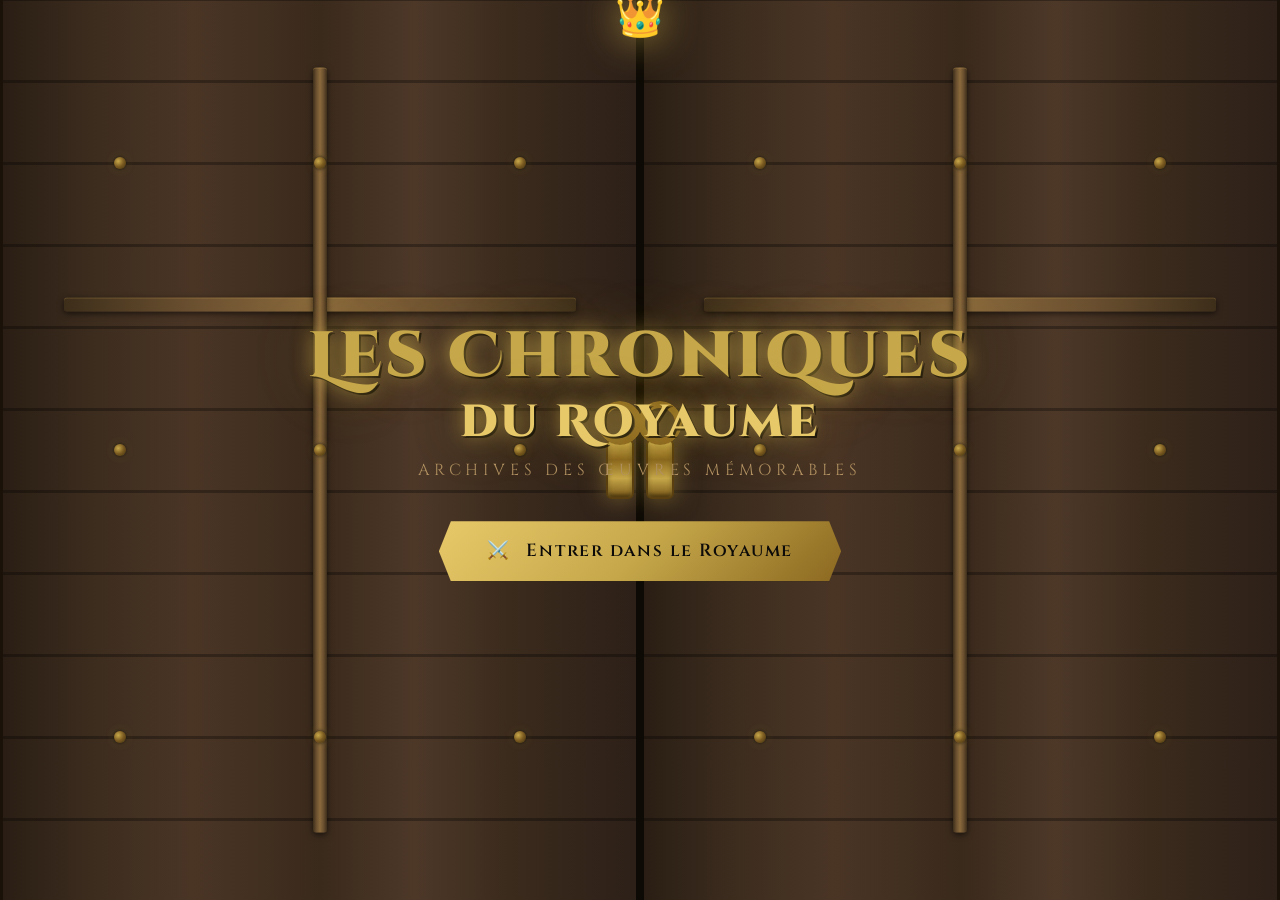
<file: index.html>
<!DOCTYPE html>
<html lang="fr">

<head>
    <meta charset="UTF-8">
    <meta name="viewport" content="width=device-width, initial-scale=1.0">
    <title>Les Chroniques du Royaume</title>
    <link rel="preconnect" href="https://fonts.googleapis.com">
    <link
        href="https://fonts.googleapis.com/css2?family=Cinzel+Decorative:wght@400;700;900&family=Cinzel:wght@400;600&family=EB+Garamond:ital,wght@0,400;0,500;1,400&display=swap"
        rel="stylesheet">
    <link rel="stylesheet" href="style.css">


</head>

<body>

    <audio id="ambiance" loop>
        <source src="assets/ambiance.mp3" type="audio/mp3">
    </audio>

    <!-- CANVAS PARTICULES -->
    <canvas id="particles"></canvas>

    <!-- ÉCRAN D'ENTRÉE -->
    <div id="intro">
        <div class="intro-bg"></div>

        <!-- Portes -->
        <div class="doors-wrapper">
            <div class="door left" id="doorLeft">
                <div class="door-planks"></div>
                <div class="door-details">
                    <div class="door-cross"></div>
                    <div class="door-arch-top"></div>
                    <div class="rivets">
                        <span></span><span></span><span></span>
                        <span></span><span></span><span></span>
                        <span></span><span></span><span></span>
                    </div>
                </div>
                <div class="handle-wrap left-handle">
                    <div class="handle">
                        <div class="handle-ring"></div>
                        <div class="handle-plate"></div>
                    </div>
                </div>
            </div>
            <div class="door right" id="doorRight">
                <div class="door-planks"></div>
                <div class="door-details">
                    <div class="door-cross"></div>
                    <div class="door-arch-top"></div>
                    <div class="rivets">
                        <span></span><span></span><span></span>
                        <span></span><span></span><span></span>
                        <span></span><span></span><span></span>
                    </div>
                </div>
                <div class="handle-wrap right-handle">
                    <div class="handle">
                        <div class="handle-ring"></div>
                        <div class="handle-plate"></div>
                    </div>
                </div>
            </div>
        </div>

        <!-- Arc et cimier -->
        <div class="gate-arch">
            <div class="arch-ornament">
                <span class="crown-icon">👑</span>
            </div>
        </div>

        <!-- Contenu central -->
        <div class="intro-center">
            <div class="intro-title">
                <h1>Les Chroniques<br><span>du Royaume</span></h1>
                <p class="intro-subtitle">Archives des Œuvres Mémorables</p>
            </div>
            <button id="enterBtn" class="enter-btn">
                <span class="btn-sword">⚔️</span>
                <span class="btn-text">Entrer dans le Royaume</span>
                <span class="btn-glow"></span>
            </button>
        </div>

        <!-- Barre de chargement (cachée jusqu'au clic) -->
        <div class="loading-overlay" id="loadingOverlay">
            <p id="loading-status">Lecture des parchemins...</p>
            <div class="progress-bar">
                <div class="progress" id="progressBar"></div>
                <div class="progress-glow"></div>
            </div>
        </div>
    </div>

    <!-- SITE PRINCIPAL -->
    <div id="site" class="hidden">

        <header>
            <div class="header-bg"></div>
            <div class="header-content">
                <div class="header-emblem">⚜️</div>
                <h1 class="site-title">Les Chroniques du Royaume</h1>
                <p class="site-subtitle">📜 Archives Royales</p>
                <div class="header-actions">
                    <div class="audio-controls">
                        <span class="audio-icon" id="muteToggle">🔊</span>
                        <input type="range" id="volumeControl" min="0" max="1" step="0.01" value="0.3">
                    </div>
                    <button class="stats-btn" onclick="openStats()">📊 Statistiques</button>
                    <a href="jeux.html" class="stats-btn" style="text-decoration:none">⚔️ Arène des Jeux</a>
                </div>
            </div>
            <div class="header-divider">
                <div class="divider-line"></div>
                <div class="divider-ornament">✦</div>
                <div class="divider-line"></div>
            </div>
        </header>

        <div class="controls">
            <div class="search-wrapper">
                <span class="search-icon">🔎</span>
                <input type="text" id="search" placeholder="Rechercher dans les Archives...">
                <button class="search-clear-btn" id="searchClearBtn" onclick="clearSearch()" title="Effacer la recherche">✕</button>
                <div class="search-underline"></div>
            </div>
            <div class="filters-row">
                <div class="select-wrapper">
                    <select id="filter">
                        <option value="Tous">⚜️ Toutes catégories</option>
                        <option value="Jeu">🎮 Jeux</option>
                        <option value="Film">🎬 Films</option>
                        <option value="Série">📺 Séries</option>
                        <option value="Livre">📖 Livres</option>
                    </select>
                </div>
                <div class="select-wrapper">
                    <select id="sort">
                        <option value="recent">📅 Plus récents</option>
                        <option value="note">⭐ Meilleure note</option>
                        <option value="default">🏰 Par défaut</option>
                    </select>
                </div>
            </div>
        </div>

        <div id="stats" class="stats-bar"></div>

        <div id="catalogue" class="catalogue"></div>

        <footer>
            <div class="footer-divider">
                <div class="divider-line"></div>
                <div class="divider-ornament">⚜️</div>
                <div class="divider-line"></div>
            </div>
            <p>👑 Les Chroniques du Royaume — Archives Mémoriales</p>
        </footer>
    </div>

    <script src="script.js"></script>
</body>

</html>
</file>
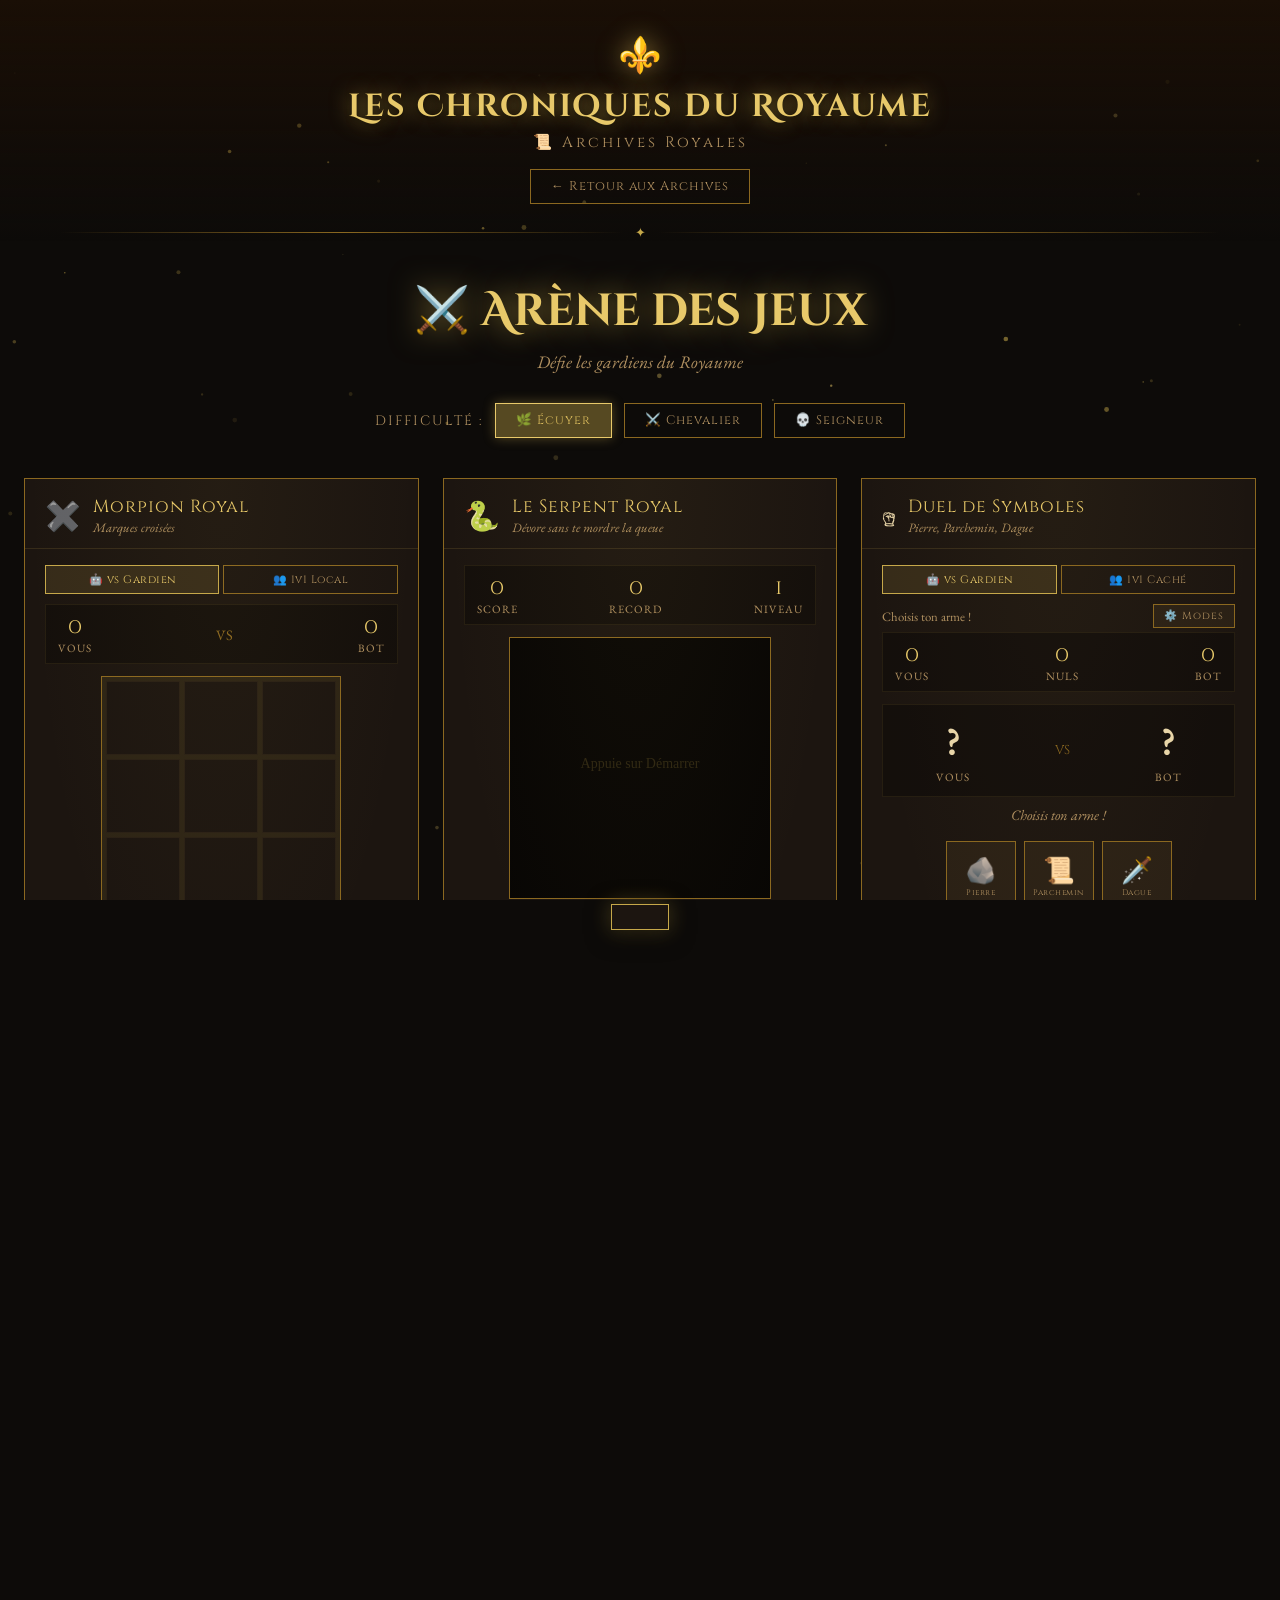
<file: jeux.html>
<!DOCTYPE html>
<html lang="fr">
<head>
    <meta charset="UTF-8">
    <meta name="viewport" content="width=device-width, initial-scale=1.0">
    <title>Arène des Jeux — Les Chroniques du Royaume</title>
    <link rel="preconnect" href="https://fonts.googleapis.com">
    <link href="https://fonts.googleapis.com/css2?family=Cinzel+Decorative:wght@400;700;900&family=Cinzel:wght@400;600&family=EB+Garamond:ital,wght@0,400;0,500;1,400&display=swap" rel="stylesheet">
    <style>
        :root {
            --or: #c6a84a; --or-clair: #e8c96a; --or-profond: #8b6820;
            --bronze: #8b6f3d; --fond: #0d0b09; --fond-carte: #1c1510;
            --fond-carte-hover: #241a12; --brun-fonce: #1a1210; --brun-moyen: #2d1f15;
            --texte: #e8d5a8; --texte-doux: #b09060; --rouge-sang: #8b2020;
            --vert: #4a8b50; --vert-clair: #6ab870;
            --glow-or: rgba(198,168,74,0.4); --glow-or-fort: rgba(198,168,74,0.7);
        }
        *{margin:0;padding:0;box-sizing:border-box;}
        html,body{height:100%;overflow-x:hidden;}
        body{font-family:'EB Garamond',Georgia,serif;background:var(--fond);color:var(--texte);
            cursor:url("data:image/svg+xml,%3Csvg xmlns='http://www.w3.org/2000/svg' width='20' height='20' viewBox='0 0 20 20'%3E%3Cpolygon points='0,0 0,14 4,10 6,16 8,15 6,9 10,9' fill='%23c6a84a'/%3E%3C/svg%3E") 0 0,auto;min-height:100vh;}

        /* HEADER */
        header{position:relative;text-align:center;padding:32px 20px 0;background:linear-gradient(180deg,#1a0f06 0%,transparent 100%);}
        .header-emblem{font-size:2.2rem;display:block;margin-bottom:8px;filter:drop-shadow(0 0 12px var(--glow-or-fort));}
        .site-title{font-family:'Cinzel Decorative',serif;font-size:clamp(1.2rem,3vw,2rem);color:var(--or-clair);text-shadow:0 0 20px var(--glow-or-fort),0 2px 4px rgba(0,0,0,0.8);letter-spacing:2px;}
        .site-subtitle{font-family:'Cinzel',serif;color:var(--texte-doux);font-size:.95rem;margin-top:4px;letter-spacing:3px;}
        .back-btn{display:inline-flex;align-items:center;gap:8px;margin-top:16px;padding:8px 20px;background:transparent;border:1px solid var(--or-profond);color:var(--texte-doux);font-family:'Cinzel',serif;font-size:.8rem;letter-spacing:1px;cursor:pointer;transition:all .3s;text-decoration:none;}
        .back-btn:hover{border-color:var(--or);color:var(--or-clair);background:rgba(198,168,74,0.08);}
        .header-divider{display:flex;align-items:center;gap:12px;margin:20px 40px 0;}
        .divider-line{flex:1;height:1px;background:linear-gradient(90deg,transparent,var(--or-profond),transparent);}
        .divider-ornament{color:var(--or);font-size:.8rem;}

        /* ARENA */
        .arena-header{text-align:center;padding:40px 20px 10px;}
        .arena-title{font-family:'Cinzel Decorative',serif;font-size:clamp(1.6rem,4vw,2.8rem);color:var(--or-clair);text-shadow:0 0 30px var(--glow-or-fort);}
        .arena-subtitle{color:var(--texte-doux);font-style:italic;margin-top:8px;font-size:1.1rem;}

        /* DIFFICULTY */
        .difficulty-bar{display:flex;justify-content:center;align-items:center;gap:12px;padding:20px;flex-wrap:wrap;}
        .diff-label{font-family:'Cinzel',serif;color:var(--texte-doux);font-size:.85rem;letter-spacing:2px;}
        .diff-btn{padding:8px 20px;background:transparent;border:1px solid var(--or-profond);color:var(--texte-doux);font-family:'Cinzel',serif;font-size:.78rem;letter-spacing:1px;cursor:pointer;transition:all .25s;position:relative;overflow:hidden;}
        .diff-btn::before{content:'';position:absolute;inset:0;background:var(--glow-or);opacity:0;transition:opacity .25s;}
        .diff-btn:hover::before,.diff-btn.active::before{opacity:1;}
        .diff-btn.active{border-color:var(--or-clair);color:var(--or-clair);box-shadow:0 0 12px var(--glow-or);}
        .diff-btn:hover{border-color:var(--or);color:var(--or);}

        /* GAMES GRID */
        .games-grid{display:grid;grid-template-columns:repeat(auto-fit,minmax(300px,1fr));gap:24px;max-width:1400px;margin:0 auto;padding:20px 24px 60px;}

        /* GAME CARD */
        .game-card{background:var(--fond-carte);border:1px solid var(--or-profond);position:relative;overflow:hidden;transition:transform .3s,box-shadow .3s;}
        .game-card::before{content:'';position:absolute;inset:0;background:radial-gradient(ellipse at 50% 0%,rgba(198,168,74,0.05) 0%,transparent 70%);pointer-events:none;}
        .game-card:hover{transform:translateY(-3px);box-shadow:0 8px 32px rgba(0,0,0,0.6),0 0 20px var(--glow-or);}
        .game-card-header{display:flex;align-items:center;gap:12px;padding:16px 20px 12px;border-bottom:1px solid rgba(198,168,74,0.15);}
        .game-icon{font-size:1.8rem;}
        .game-card-title{font-family:'Cinzel',serif;font-size:1.1rem;color:var(--or-clair);letter-spacing:1px;}
        .game-card-sub{font-size:.8rem;color:var(--texte-doux);font-style:italic;}
        .game-area{padding:16px 20px 20px;}

        /* SCORE */
        .score-row{display:flex;justify-content:space-between;align-items:center;margin-bottom:12px;padding:8px 12px;background:rgba(0,0,0,0.3);border:1px solid rgba(198,168,74,0.1);}
        .score-item{text-align:center;}
        .score-val{font-family:'Cinzel Decorative',serif;font-size:1.3rem;color:var(--or-clair);}
        .score-lbl{font-size:.7rem;color:var(--texte-doux);letter-spacing:1px;display:block;}
        .score-vs{color:var(--or-profond);font-size:.9rem;}

        /* BUTTONS */
        .game-btn{display:block;width:100%;padding:10px;background:linear-gradient(135deg,rgba(198,168,74,0.15),rgba(139,104,32,0.1));border:1px solid var(--or-profond);color:var(--or-clair);font-family:'Cinzel',serif;font-size:.8rem;letter-spacing:1px;cursor:pointer;transition:all .25s;margin-top:12px;}
        .game-btn:hover{background:linear-gradient(135deg,rgba(198,168,74,0.3),rgba(139,104,32,0.2));border-color:var(--or-clair);box-shadow:0 0 12px var(--glow-or);}
        .game-btn:disabled{opacity:.4;cursor:not-allowed;}
        .game-status{text-align:center;font-style:italic;color:var(--texte-doux);font-size:.9rem;min-height:24px;margin:8px 0;}
        .game-status.win{color:var(--or-clair);font-style:normal;}
        .game-status.lose{color:#e06060;font-style:normal;}
        .game-status.draw{color:#b0a060;font-style:normal;}

        /* MODE TOGGLE */
        .mode-toggle{display:flex;gap:4px;margin-bottom:10px;}
        .mtog-btn{flex:1;padding:6px 4px;background:transparent;border:1px solid var(--or-profond);color:var(--texte-doux);font-family:'Cinzel',serif;font-size:.68rem;letter-spacing:.5px;cursor:pointer;transition:all .2s;}
        .mtog-btn.active{background:rgba(198,168,74,0.15);border-color:var(--or);color:var(--or-clair);}
        .mtog-btn:hover:not(.active){border-color:var(--or-profond);color:var(--or);}

        /* MORPION */
        .morpion-board{display:grid;grid-template-columns:repeat(3,1fr);gap:4px;background:rgba(198,168,74,0.1);border:1px solid var(--or-profond);padding:4px;margin:0 auto;max-width:240px;}
        .morpion-cell{aspect-ratio:1;background:var(--fond-carte);display:flex;align-items:center;justify-content:center;font-size:2rem;cursor:pointer;transition:background .2s;border:1px solid rgba(198,168,74,0.08);user-select:none;}
        .morpion-cell:hover:not(.taken){background:var(--fond-carte-hover);}
        .morpion-cell.taken{cursor:default;}
        .morpion-cell.x{color:var(--or-clair);text-shadow:0 0 8px var(--glow-or);}
        .morpion-cell.o{color:#e06060;text-shadow:0 0 8px rgba(224,96,96,0.4);}
        .morpion-cell.win-cell{background:rgba(198,168,74,0.2);border-color:var(--or);}

        /* SNAKE */
        #snake-canvas{display:block;margin:0 auto;border:1px solid var(--or-profond);background:#080604;image-rendering:pixelated;}
        .snake-controls{display:grid;grid-template-columns:repeat(3,40px);grid-template-rows:repeat(2,40px);gap:4px;margin:10px auto 0;width:fit-content;}
        .snake-ctrl-btn{background:rgba(198,168,74,0.1);border:1px solid var(--or-profond);color:var(--or);font-size:1rem;cursor:pointer;display:flex;align-items:center;justify-content:center;transition:background .15s;user-select:none;}
        .snake-ctrl-btn:hover,.snake-ctrl-btn:active{background:rgba(198,168,74,0.3);}
        .ctrl-up{grid-column:2;grid-row:1;} .ctrl-left{grid-column:1;grid-row:2;} .ctrl-down{grid-column:2;grid-row:2;} .ctrl-right{grid-column:3;grid-row:2;}

        /* PFC */
        .pfc-choices{display:flex;justify-content:center;gap:8px;margin:12px 0;flex-wrap:wrap;}
        .pfc-btn{flex:1;min-width:52px;max-width:70px;aspect-ratio:1;background:rgba(198,168,74,0.08);border:1px solid var(--or-profond);font-size:1.6rem;cursor:pointer;display:flex;flex-direction:column;align-items:center;justify-content:center;transition:all .2s;position:relative;gap:2px;}
        .pfc-btn span.pfc-btn-lbl{font-size:.5rem;font-family:'Cinzel',serif;color:var(--texte-doux);letter-spacing:.5px;display:block;}
        .pfc-btn:hover{background:rgba(198,168,74,0.2);border-color:var(--or);transform:scale(1.08);}
        .pfc-btn.chosen{border-color:var(--or-clair);background:rgba(198,168,74,0.25);box-shadow:0 0 12px var(--glow-or);}
        .pfc-reveal{display:flex;justify-content:space-around;align-items:center;padding:10px;background:rgba(0,0,0,0.3);border:1px solid rgba(198,168,74,0.1);margin:8px 0;min-height:64px;}
        .pfc-side{text-align:center;}
        .pfc-emoji{font-size:2.4rem;display:block;}
        .pfc-who{font-size:.7rem;color:var(--texte-doux);letter-spacing:1px;}
        .pfc-vs-mid{color:var(--or-profond);font-family:'Cinzel',serif;font-size:.8rem;}
        .pfc-header-row{display:flex;align-items:center;justify-content:space-between;margin-bottom:4px;}
        .pfc-modes-btn{padding:4px 10px;background:rgba(198,168,74,0.08);border:1px solid var(--or-profond);color:var(--texte-doux);font-family:'Cinzel',serif;font-size:.65rem;letter-spacing:1px;cursor:pointer;transition:all .2s;}
        .pfc-modes-btn:hover{border-color:var(--or);color:var(--or-clair);}

        /* PFC COVER (1v1 pass screen) */
        .pfc-cover{position:absolute;inset:0;background:rgba(13,11,9,0.97);display:flex;flex-direction:column;align-items:center;justify-content:center;gap:14px;padding:20px;z-index:20;border:1px solid var(--or-profond);}
        .pfc-cover.hidden{display:none;}
        .pfc-cover-icon{font-size:3rem;display:block;}
        .pfc-cover-msg{text-align:center;font-family:'Cinzel',serif;color:var(--or-clair);font-size:.85rem;letter-spacing:1px;line-height:1.7;}
        .pfc-cover-sub{text-align:center;color:var(--texte-doux);font-style:italic;font-size:.8rem;}

        /* PFC MODAL */
        .modal-overlay{position:fixed;inset:0;background:rgba(0,0,0,0.85);z-index:500;display:flex;align-items:center;justify-content:center;padding:20px;}
        .modal-overlay.hidden{display:none;}
        .modal-box{background:var(--fond-carte);border:1px solid var(--or-profond);padding:28px;max-width:560px;width:100%;box-shadow:0 0 60px rgba(0,0,0,0.8),0 0 30px var(--glow-or);}
        .modal-title{font-family:'Cinzel Decorative',serif;color:var(--or-clair);font-size:1.2rem;text-align:center;margin-bottom:20px;letter-spacing:2px;}
        .mode-grid{display:grid;grid-template-columns:1fr 1fr;gap:12px;}
        .mode-card{background:rgba(0,0,0,0.3);border:1px solid var(--or-profond);padding:14px;cursor:pointer;transition:all .2s;position:relative;}
        .mode-card:hover{border-color:var(--or);background:rgba(198,168,74,0.08);}
        .mode-card.active{border-color:var(--or-clair);background:rgba(198,168,74,0.12);box-shadow:0 0 10px var(--glow-or);}
        .mode-card.active::after{content:'✓';position:absolute;top:8px;right:10px;color:var(--or-clair);font-family:'Cinzel',serif;font-size:.75rem;}
        .mode-card-title{font-family:'Cinzel',serif;color:var(--or-clair);font-size:.85rem;letter-spacing:1px;margin-bottom:4px;}
        .mode-card-symbols{font-size:1.3rem;margin:6px 0;}
        .mode-card-desc{font-size:.72rem;color:var(--texte-doux);font-style:italic;}
        .mode-card-rules{font-size:.67rem;color:var(--texte-doux);margin-top:6px;line-height:1.5;}

        /* MEMORY */
        .memory-board{display:grid;gap:6px;margin:0 auto;max-width:300px;transition:all .3s;}
        .mem-card{aspect-ratio:1;background:var(--brun-moyen);border:1px solid var(--or-profond);cursor:pointer;display:flex;align-items:center;justify-content:center;font-size:1.4rem;transition:transform .3s,background .2s;user-select:none;position:relative;transform-style:preserve-3d;}
        .mem-card .mem-front,.mem-card .mem-back{position:absolute;inset:0;display:flex;align-items:center;justify-content:center;backface-visibility:hidden;}
        .mem-card .mem-back{background:var(--fond-carte);font-size:1rem;color:var(--or-profond);}
        .mem-card .mem-front{background:var(--brun-moyen);transform:rotateY(180deg);}
        .mem-card.flipped{transform:rotateY(180deg);}
        .mem-card.matched{background:rgba(74,139,80,0.2);border-color:var(--vert);cursor:default;}
        .mem-card.matched .mem-front{background:rgba(74,139,80,0.2);}
        .mem-info{display:flex;justify-content:space-between;margin-bottom:10px;font-size:.85rem;}
        .mem-info span{color:var(--texte-doux);}
        .mem-info strong{color:var(--or-clair);}

        /* PUISSANCE 4 */
        .p4-wrapper{width:100%;max-width:320px;margin:0 auto;display:block;}
        .p4-drop-btns{display:grid;grid-template-columns:repeat(7,1fr);gap:2px;margin-bottom:3px;}
        .p4-drop-btn{background:rgba(198,168,74,0.06);border:1px solid var(--or-profond);color:var(--or-profond);font-size:.65rem;cursor:pointer;padding:5px 0;transition:all .2s;font-family:'Cinzel',serif;}
        .p4-drop-btn:hover{background:rgba(198,168,74,0.25);color:var(--or-clair);border-color:var(--or);}
        .p4-drop-btn:disabled{opacity:.3;cursor:not-allowed;}
        #p4-board{display:grid;grid-template-columns:repeat(7,1fr);gap:3px;background:rgba(0,0,0,0.5);border:2px solid var(--or-profond);padding:5px;}
        .p4-cell{aspect-ratio:1;border-radius:50%;background:rgba(255,255,255,0.03);border:1px solid rgba(198,168,74,0.06);transition:background .15s,box-shadow .15s;}
        .p4-cell.red{background:radial-gradient(circle at 35% 35%,#e05050,#8b2020);box-shadow:0 0 6px rgba(224,80,80,0.5);}
        .p4-cell.yellow{background:radial-gradient(circle at 35% 35%,#e8c96a,#8b6820);box-shadow:0 0 6px var(--glow-or);}
        .p4-cell.p4-win{border:2px solid #fff;box-shadow:0 0 14px rgba(255,255,255,0.7);}
        .p4-legend{display:flex;justify-content:space-around;font-size:.75rem;margin-top:8px;color:var(--texte-doux);}
        .p4-legend span{display:flex;align-items:center;gap:5px;}
        .p4-dot{width:10px;height:10px;border-radius:50%;}
        .p4-dot.red{background:#c0392b;}
        .p4-dot.yellow{background:var(--or);}

        /* PENDU */
        .pendu-layout{display:flex;gap:12px;align-items:flex-start;}
        .pendu-svg-wrap{flex-shrink:0;}
        #pendu-svg line,#pendu-svg circle,#pendu-svg path{stroke-linecap:round;}
        .pendu-right{flex:1;min-width:0;}
        .pendu-word{display:flex;gap:5px;justify-content:center;flex-wrap:wrap;margin:10px 0;}
        .pendu-letter{width:22px;height:28px;border-bottom:2px solid var(--or-profond);display:flex;align-items:center;justify-content:center;font-family:'Cinzel',serif;font-size:.95rem;color:var(--or-clair);text-transform:uppercase;}
        .pendu-letter.blank{border-bottom-color:var(--or-profond);}
        .pendu-keyboard{display:flex;flex-wrap:wrap;gap:3px;justify-content:center;margin-top:8px;}
        .pendu-key{width:26px;height:26px;background:rgba(198,168,74,0.07);border:1px solid var(--or-profond);color:var(--texte-doux);font-family:'Cinzel',serif;font-size:.65rem;cursor:pointer;transition:all .15s;display:flex;align-items:center;justify-content:center;}
        .pendu-key:hover:not(:disabled){background:rgba(198,168,74,0.2);border-color:var(--or);color:var(--or-clair);}
        .pendu-key:disabled{opacity:.3;cursor:default;}
        .pendu-key.correct{background:rgba(74,139,80,0.2);border-color:var(--vert);color:var(--vert-clair);}
        .pendu-key.wrong{background:rgba(139,32,32,0.2);border-color:var(--rouge-sang);color:#e06060;}
        .pendu-hint{text-align:center;color:var(--texte-doux);font-size:.8rem;font-style:italic;margin-bottom:6px;}
        .pendu-errors{text-align:center;font-size:.8rem;color:var(--texte-doux);margin-bottom:4px;}
        .pendu-errors strong{color:#e06060;}

        /* PARTICLES & MISC */
        #particles{position:fixed;top:0;left:0;width:100%;height:100%;pointer-events:none;z-index:0;}
        header,.arena-header,.difficulty-bar,.games-grid,footer{position:relative;z-index:1;}
        .toast{position:fixed;bottom:30px;left:50%;transform:translateX(-50%) translateY(60px);background:var(--fond-carte);border:1px solid var(--or);color:var(--or-clair);font-family:'Cinzel',serif;font-size:.85rem;padding:12px 28px;letter-spacing:1px;z-index:999;transition:transform .4s cubic-bezier(0.34,1.56,0.64,1);box-shadow:0 4px 24px rgba(0,0,0,0.6),0 0 20px var(--glow-or);white-space:nowrap;}
        .toast.show{transform:translateX(-50%) translateY(0);}
        footer{text-align:center;padding:20px;color:var(--texte-doux);font-size:.85rem;border-top:1px solid rgba(198,168,74,0.1);margin-top:20px;}

        @media(max-width:600px){
            .games-grid{grid-template-columns:1fr;padding:12px;}
            .morpion-board{max-width:200px;}
            .memory-board{max-width:260px;}
            .mode-grid{grid-template-columns:1fr;}
            .pendu-layout{flex-direction:column;align-items:center;}
        }
    </style>
</head>
<body>

<canvas id="particles"></canvas>

<header>
    <span class="header-emblem">⚜️</span>
    <h1 class="site-title">Les Chroniques du Royaume</h1>
    <p class="site-subtitle">📜 Archives Royales</p>
    <a href="index.html" class="back-btn">← Retour aux Archives</a>
    <div class="header-divider">
        <div class="divider-line"></div>
        <div class="divider-ornament">✦</div>
        <div class="divider-line"></div>
    </div>
</header>

<div class="arena-header">
    <h2 class="arena-title">⚔️ Arène des Jeux</h2>
    <p class="arena-subtitle">Défie les gardiens du Royaume</p>
</div>

<div class="difficulty-bar">
    <span class="diff-label">DIFFICULTÉ :</span>
    <button class="diff-btn active" data-diff="easy" onclick="setDifficulty('easy')">🌿 Écuyer</button>
    <button class="diff-btn" data-diff="medium" onclick="setDifficulty('medium')">⚔️ Chevalier</button>
    <button class="diff-btn" data-diff="hard" onclick="setDifficulty('hard')">💀 Seigneur</button>
</div>

<!-- ═══════════ PFC MODAL ═══════════ -->
<div id="pfc-modal" class="modal-overlay hidden" onclick="if(event.target===this)closePfcModal()">
    <div class="modal-box">
        <div class="modal-title">⚙️ Modes de Duel</div>
        <div class="mode-grid">
            <div class="mode-card active" id="mc-classique" onclick="setPfcMode('classique')">
                <div class="mode-card-title">⚔️ Classique</div>
                <div class="mode-card-symbols">🪨 📜 🗡️</div>
                <div class="mode-card-desc">3 symboles — le duel originel</div>
                <div class="mode-card-rules">Pierre &gt; Dague · Dague &gt; Parchemin · Parchemin &gt; Pierre</div>
            </div>
            <div class="mode-card" id="mc-puits" onclick="setPfcMode('puits')">
                <div class="mode-card-title">🕳️ Le Puits</div>
                <div class="mode-card-symbols">🪨 📜 🗡️ 🕳️</div>
                <div class="mode-card-desc">4 symboles — le Puits ancestral</div>
                <div class="mode-card-rules">Puits &gt; Pierre &amp; Dague · Parchemin &gt; Puits · Dague &gt; Parchemin</div>
            </div>
            <div class="mode-card" id="mc-ls" onclick="setPfcMode('ls')">
                <div class="mode-card-title">🖖 Lézard & Spock</div>
                <div class="mode-card-symbols">🪨 📜 ✂️ 🦎 🖖</div>
                <div class="mode-card-desc">5 symboles — parfaitement équilibré</div>
                <div class="mode-card-rules">Spock &gt; Pierre &amp; Ciseaux · Lézard &gt; Feuille &amp; Spock · Pierre &gt; Lézard</div>
            </div>
            <div class="mode-card" id="mc-chaos" onclick="setPfcMode('chaos')">
                <div class="mode-card-title">🧨 Mode Chaos</div>
                <div class="mode-card-symbols">🪨 📜 ✂️ 🦎 🖖 🧨 💧</div>
                <div class="mode-card-desc">7 symboles — la Dynamite est OP 💀</div>
                <div class="mode-card-rules">Dynamite &gt; Pierre, Feuille, Ciseaux, Lézard · Eau &gt; Dynamite &amp; Spock</div>
            </div>
        </div>
        <button class="game-btn" onclick="closePfcModal()" style="max-width:220px;margin:16px auto 0;display:block">✕ Fermer</button>
    </div>
</div>

<!-- ═══════════ GAMES GRID ═══════════ -->
<div class="games-grid">

    <!-- ══════ MORPION ══════ -->
    <div class="game-card">
        <div class="game-card-header">
            <span class="game-icon">✖️</span>
            <div>
                <div class="game-card-title">Morpion Royal</div>
                <div class="game-card-sub">Marques croisées</div>
            </div>
        </div>
        <div class="game-area">
            <div class="mode-toggle">
                <button class="mtog-btn active" data-mode="bot" id="morp-mode-bot" onclick="setMorpMode('bot')">🤖 vs Gardien</button>
                <button class="mtog-btn" data-mode="local" id="morp-mode-local" onclick="setMorpMode('local')">👥 1v1 Local</button>
            </div>
            <div class="score-row">
                <div class="score-item">
                    <span class="score-val" id="morp-score-p">0</span>
                    <span class="score-lbl" id="morp-lbl-p">VOUS</span>
                </div>
                <span class="score-vs">VS</span>
                <div class="score-item">
                    <span class="score-val" id="morp-score-b">0</span>
                    <span class="score-lbl" id="morp-lbl-b">BOT</span>
                </div>
            </div>
            <div class="morpion-board" id="morpion-board">
                <div class="morpion-cell" onclick="morpionClick(0)"></div>
                <div class="morpion-cell" onclick="morpionClick(1)"></div>
                <div class="morpion-cell" onclick="morpionClick(2)"></div>
                <div class="morpion-cell" onclick="morpionClick(3)"></div>
                <div class="morpion-cell" onclick="morpionClick(4)"></div>
                <div class="morpion-cell" onclick="morpionClick(5)"></div>
                <div class="morpion-cell" onclick="morpionClick(6)"></div>
                <div class="morpion-cell" onclick="morpionClick(7)"></div>
                <div class="morpion-cell" onclick="morpionClick(8)"></div>
            </div>
            <div class="game-status" id="morp-status">À toi de jouer !</div>
            <button class="game-btn" onclick="morpionReset()">⚔️ Nouvelle Partie</button>
        </div>
    </div>

    <!-- ══════ SNAKE ══════ -->
    <div class="game-card">
        <div class="game-card-header">
            <span class="game-icon">🐍</span>
            <div>
                <div class="game-card-title">Le Serpent Royal</div>
                <div class="game-card-sub">Dévore sans te mordre la queue</div>
            </div>
        </div>
        <div class="game-area">
            <div class="score-row">
                <div class="score-item"><span class="score-val" id="snake-score">0</span><span class="score-lbl">SCORE</span></div>
                <div class="score-item"><span class="score-val" id="snake-best">0</span><span class="score-lbl">RECORD</span></div>
                <div class="score-item"><span class="score-val" id="snake-level">1</span><span class="score-lbl">NIVEAU</span></div>
            </div>
            <canvas id="snake-canvas" width="260" height="260"></canvas>
            <div class="snake-controls">
                <button class="snake-ctrl-btn ctrl-up" onclick="snakeDir(0,-1)">▲</button>
                <button class="snake-ctrl-btn ctrl-left" onclick="snakeDir(-1,0)">◀</button>
                <button class="snake-ctrl-btn ctrl-down" onclick="snakeDir(0,1)">▼</button>
                <button class="snake-ctrl-btn ctrl-right" onclick="snakeDir(1,0)">▶</button>
            </div>
            <div class="game-status" id="snake-status">Appuie sur Démarrer !</div>
            <button class="game-btn" id="snake-start-btn" onclick="snakeStart()">🐍 Démarrer</button>
        </div>
    </div>

    <!-- ══════ PIERRE FEUILLE CISEAUX ══════ -->
    <div class="game-card">
        <div class="game-card-header">
            <span class="game-icon">✊</span>
            <div>
                <div class="game-card-title">Duel de Symboles</div>
                <div class="game-card-sub" id="pfc-mode-label">Pierre, Parchemin, Dague</div>
            </div>
        </div>
        <div class="game-area" style="position:relative">
            <!-- COVER for 1v1 pass -->
            <div class="pfc-cover hidden" id="pfc-cover">
                <span class="pfc-cover-icon" id="pfc-cover-icon">🛡️</span>
                <div class="pfc-cover-msg" id="pfc-cover-msg">J1 a choisi !<br>Couvrez l'écran et passez à J2.</div>
                <div class="pfc-cover-sub">Ne regardez pas le choix de l'adversaire !</div>
                <button class="game-btn" onclick="pfcCoverNext()" style="max-width:180px;margin-top:4px">▶ J2 Prêt ?</button>
            </div>

            <div class="mode-toggle">
                <button class="mtog-btn active" data-mode="bot" id="pfc-mode-bot" onclick="setPfcGameMode('bot')">🤖 vs Gardien</button>
                <button class="mtog-btn" data-mode="local" id="pfc-mode-local" onclick="setPfcGameMode('local')">👥 1v1 Caché</button>
            </div>
            <div class="pfc-header-row">
                <div style="font-size:.8rem;color:var(--texte-doux);" id="pfc-turn-label">Choisis ton arme !</div>
                <button class="pfc-modes-btn" onclick="openPfcModal()">⚙️ Modes</button>
            </div>
            <div class="score-row">
                <div class="score-item"><span class="score-val" id="pfc-score-p">0</span><span class="score-lbl" id="pfc-lbl-p">VOUS</span></div>
                <div class="score-item"><span class="score-val" id="pfc-score-d">0</span><span class="score-lbl">NULS</span></div>
                <div class="score-item"><span class="score-val" id="pfc-score-b">0</span><span class="score-lbl" id="pfc-lbl-b">BOT</span></div>
            </div>
            <div class="pfc-reveal" id="pfc-reveal">
                <div class="pfc-side">
                    <span class="pfc-emoji" id="pfc-p-emoji">❓</span>
                    <span class="pfc-who" id="pfc-who-p">VOUS</span>
                </div>
                <span class="pfc-vs-mid">VS</span>
                <div class="pfc-side">
                    <span class="pfc-emoji" id="pfc-b-emoji">❓</span>
                    <span class="pfc-who" id="pfc-who-b">BOT</span>
                </div>
            </div>
            <div class="game-status" id="pfc-status">Choisis ton arme !</div>
            <div class="pfc-choices" id="pfc-choices"></div>
            <button class="game-btn" onclick="pfcReset()">🔄 Recommencer</button>
        </div>
    </div>

    <!-- ══════ MEMORY ══════ -->
    <div class="game-card">
        <div class="game-card-header">
            <span class="game-icon">🃏</span>
            <div>
                <div class="game-card-title">Mémoire du Scribe</div>
                <div class="game-card-sub">Retrouve les paires cachées</div>
            </div>
        </div>
        <div class="game-area">
            <div class="mem-info">
                <span>Coups : <strong id="mem-moves">0</strong></span>
                <span>Paires : <strong id="mem-pairs">0</strong>/<strong id="mem-total-pairs">8</strong></span>
                <span>Meilleur : <strong id="mem-best">—</strong></span>
            </div>
            <div class="memory-board" id="memory-board" style="grid-template-columns:repeat(4,1fr)"></div>
            <div class="game-status" id="mem-status">Retourne les parchemins !</div>
            <button class="game-btn" onclick="memoryReset()">🃏 Mélanger</button>
        </div>
    </div>

    <!-- ══════ PUISSANCE 4 ══════ -->
    <div class="game-card">
        <div class="game-card-header">
            <span class="game-icon">🔴</span>
            <div>
                <div class="game-card-title">Puissance Quatre</div>
                <div class="game-card-sub">Aligne 4 joyaux en premier</div>
            </div>
        </div>
        <div class="game-area">
            <div class="mode-toggle">
                <button class="mtog-btn active" data-mode="bot" id="p4-mode-bot" onclick="setP4Mode('bot')">🤖 vs Gardien</button>
                <button class="mtog-btn" data-mode="local" id="p4-mode-local" onclick="setP4Mode('local')">👥 1v1 Local</button>
            </div>
            <div class="score-row">
                <div class="score-item"><span class="score-val" id="p4-score-r">0</span><span class="score-lbl" id="p4-lbl-r">VOUS</span></div>
                <span class="score-vs">VS</span>
                <div class="score-item"><span class="score-val" id="p4-score-y">0</span><span class="score-lbl" id="p4-lbl-y">BOT</span></div>
            </div>
            <div class="p4-wrapper">
                <div class="p4-drop-btns" id="p4-drop-btns">
                    <button class="p4-drop-btn" onclick="p4Drop(0)">▼</button>
                    <button class="p4-drop-btn" onclick="p4Drop(1)">▼</button>
                    <button class="p4-drop-btn" onclick="p4Drop(2)">▼</button>
                    <button class="p4-drop-btn" onclick="p4Drop(3)">▼</button>
                    <button class="p4-drop-btn" onclick="p4Drop(4)">▼</button>
                    <button class="p4-drop-btn" onclick="p4Drop(5)">▼</button>
                    <button class="p4-drop-btn" onclick="p4Drop(6)">▼</button>
                </div>
                <div id="p4-board"></div>
            </div>
            <div class="p4-legend">
                <span><div class="p4-dot red"></div> <span id="p4-leg-r">Vous</span></span>
                <span><div class="p4-dot yellow"></div> <span id="p4-leg-y">Gardien</span></span>
            </div>
            <div class="game-status" id="p4-status">Lance une partie !</div>
            <button class="game-btn" onclick="p4Reset()">🔴 Nouvelle Partie</button>
        </div>
    </div>

    <!-- ══════ PENDU ROYAL ══════ -->
    <div class="game-card">
        <div class="game-card-header">
            <span class="game-icon">🪓</span>
            <div>
                <div class="game-card-title">Pendu Royal</div>
                <div class="game-card-sub">Devine le mot avant l'échafaud</div>
            </div>
        </div>
        <div class="game-area">
            <div class="pendu-hint" id="pendu-hint">Thème : Monde médiéval fantastique</div>
            <div class="pendu-layout">
                <div class="pendu-svg-wrap">
                    <svg id="pendu-svg" width="100" height="140" viewBox="0 0 100 140">
                        <!-- Gallows frame (always visible) -->
                        <line x1="8" y1="132" x2="90" y2="132" stroke="#8b6820" stroke-width="3"/>
                        <line x1="25" y1="132" x2="25" y2="12" stroke="#8b6820" stroke-width="3"/>
                        <line x1="25" y1="12" x2="68" y2="12" stroke="#8b6820" stroke-width="3"/>
                        <line x1="68" y1="12" x2="68" y2="26" stroke="#8b6820" stroke-width="2.5"/>
                        <!-- Body parts — hidden by default -->
                        <circle id="ph-head" cx="68" cy="37" r="11" stroke="#e8d5a8" stroke-width="2.5" fill="none" visibility="hidden"/>
                        <line id="ph-body" x1="68" y1="48" x2="68" y2="85" stroke="#e8d5a8" stroke-width="2.5" visibility="hidden"/>
                        <line id="ph-arml" x1="68" y1="60" x2="50" y2="75" stroke="#e8d5a8" stroke-width="2.5" visibility="hidden"/>
                        <line id="ph-armr" x1="68" y1="60" x2="86" y2="75" stroke="#e8d5a8" stroke-width="2.5" visibility="hidden"/>
                        <line id="ph-legl" x1="68" y1="85" x2="50" y2="110" stroke="#e8d5a8" stroke-width="2.5" visibility="hidden"/>
                        <line id="ph-legr" x1="68" y1="85" x2="86" y2="110" stroke="#e8d5a8" stroke-width="2.5" visibility="hidden"/>
                    </svg>
                </div>
                <div class="pendu-right">
                    <div class="pendu-errors">Erreurs : <strong id="pendu-errors">0</strong>/6</div>
                    <div class="pendu-word" id="pendu-word"></div>
                    <div class="pendu-keyboard" id="pendu-keyboard"></div>
                </div>
            </div>
            <div class="game-status" id="pendu-status">Commence à deviner !</div>
            <button class="game-btn" onclick="penduReset()">🪓 Nouveau Mot</button>
        </div>
    </div>

    <!-- ══════ ROUTE ROYALE 3D ══════ -->
    <div class="game-card">
        <div class="game-card-header">
            <span class="game-icon">🚗</span>
            <div>
                <div class="game-card-title">Route Royale <span style="color:#e8a060;font-size:.6rem;background:rgba(232,160,96,0.12);border:1px solid rgba(232,160,96,0.35);padding:2px 6px;margin-left:6px;letter-spacing:1px">🔥 NOUVEAU</span></div>
                <div class="game-card-sub">Monde ouvert 3D — Conduis dans le Royaume</div>
            </div>
        </div>
        <div class="game-area">
            <div style="display:flex;flex-wrap:wrap;gap:10px;justify-content:center;margin-bottom:12px;">
                <span style="font-size:.72rem;color:var(--texte-doux)">🗺️ Monde ouvert</span>
                <span style="font-size:.72rem;color:var(--texte-doux)">🎮 ZQSD + Nitro</span>
                <span style="font-size:.72rem;color:var(--texte-doux)">👥 Multijoueur</span>
                <span style="font-size:.72rem;color:var(--texte-doux)">🏙️ Cité médiévale</span>
            </div>
            <p style="color:var(--texte-doux);font-style:italic;font-size:.8rem;text-align:center;margin-bottom:4px;">Pilote dans les rues de la cité médiévale en monde ouvert 800×800 m.</p>
            <a href="conduite.html" style="text-decoration:none">
                <button class="game-btn">🚗 Lancer Route Royale</button>
            </a>
        </div>
    </div>

    <!-- ══════ BASTION ÉTERNEL — Tower Defense ══════ -->
    <div class="game-card">
        <div class="game-card-header">
            <span class="game-icon">🏰</span>
            <div>
                <div class="game-card-title">Bastion Éternel <span style="color:#8899ff;font-size:.6rem;background:rgba(136,153,255,0.12);border:1px solid rgba(136,153,255,0.35);padding:2px 6px;margin-left:6px;letter-spacing:1px">⚡ NOUVEAU</span></div>
                <div class="game-card-sub">Tower Defense 3D — Défendez le Royaume</div>
            </div>
        </div>
        <div class="game-area">
            <div style="display:flex;flex-wrap:wrap;gap:10px;justify-content:center;margin-bottom:12px;">
                <span style="font-size:.72rem;color:var(--texte-doux)">🏹 11 Tours</span>
                <span style="font-size:.72rem;color:var(--texte-doux)">👹 10 Ennemis</span>
                <span style="font-size:.72rem;color:var(--texte-doux)">🌊 Vagues infinies</span>
                <span style="font-size:.72rem;color:var(--texte-doux)">🗺️ 4 Cartes</span>
            </div>
            <p style="color:var(--texte-doux);font-style:italic;font-size:.8rem;text-align:center;margin-bottom:4px;">Placez des tours, lancez les vagues, survivez à l'horde jusqu'au dernier souffle.</p>
            <a href="tower_defense.html" style="text-decoration:none">
                <button class="game-btn">⚔ Lancer le Siège</button>
            </a>
        </div>
    </div>

</div>
<footer>
    <div style="display:flex;align-items:center;gap:12px;justify-content:center;margin-bottom:12px">
        <div style="flex:1;height:1px;background:linear-gradient(90deg,transparent,var(--or-profond),transparent)"></div>
        <span style="color:var(--or)">⚜️</span>
        <div style="flex:1;height:1px;background:linear-gradient(90deg,transparent,var(--or-profond),transparent)"></div>
    </div>
    <p style="text-align:center;">👑 Les Chroniques du Royaume — Arène des Jeux</p>
</footer>

<div class="toast" id="toast"></div>

<script>
/* ══════════════════════════════════════════
   PARTICLES
══════════════════════════════════════════ */
const canvas = document.getElementById('particles');
const ctx = canvas.getContext('2d');
let particles = [];
function resizeCanvas(){canvas.width=window.innerWidth;canvas.height=window.innerHeight;}
resizeCanvas();
window.addEventListener('resize',resizeCanvas);
function mkParticle(){return{x:Math.random()*canvas.width,y:Math.random()*canvas.height,size:Math.random()*2+0.5,speedX:(Math.random()-0.5)*0.3,speedY:-(Math.random()*0.5+0.2),opacity:Math.random()*0.5+0.1,life:0,maxLife:Math.random()*200+100,color:Math.random()>0.7?'#e8c96a':'#c6a84a'};}
for(let i=0;i<60;i++)particles.push(mkParticle());
(function animP(){ctx.clearRect(0,0,canvas.width,canvas.height);particles.forEach((p,i)=>{p.life++;p.x+=p.speedX;p.y+=p.speedY;const pr=p.life/p.maxLife;const op=pr<0.1?pr*10*p.opacity:pr>0.8?(1-pr)*5*p.opacity:p.opacity;ctx.beginPath();ctx.arc(p.x,p.y,p.size,0,Math.PI*2);ctx.fillStyle=p.color;ctx.globalAlpha=Math.max(0,op);ctx.fill();ctx.globalAlpha=1;if(p.life>=p.maxLife||p.y<-10)particles[i]=mkParticle();});requestAnimationFrame(animP);})();

/* ══════════════════════════════════════════
   DIFFICULTY & TOAST
══════════════════════════════════════════ */
let difficulty = 'easy';
function setDifficulty(d){
    difficulty=d;
    document.querySelectorAll('.diff-btn').forEach(b=>b.classList.toggle('active',b.dataset.diff===d));
    showToast({easy:'Mode Écuyer activé 🌿',medium:'Mode Chevalier activé ⚔️',hard:'Mode Seigneur activé 💀'}[d]);
    morpionReset();pfcReset();snakeApplyDiff();memoryReset();
}
let toastTimer;
function showToast(msg){const t=document.getElementById('toast');t.textContent=msg;t.classList.add('show');clearTimeout(toastTimer);toastTimer=setTimeout(()=>t.classList.remove('show'),2200);}

/* ══════════════════════════════════════════
   MORPION
══════════════════════════════════════════ */
let morpBoard=Array(9).fill(null),morpPlayerTurn=true,morpLocked=false;
let morpScoreP=0,morpScoreB=0,morpMode='bot',morpLocalPlayer=1;
const WINS=[[0,1,2],[3,4,5],[6,7,8],[0,3,6],[1,4,7],[2,5,8],[0,4,8],[2,4,6]];

function setMorpMode(m){
    morpMode=m;
    document.querySelectorAll('#morp-mode-bot,#morp-mode-local').forEach(b=>b.classList.toggle('active',b.dataset.mode===m));
    document.getElementById('morp-lbl-p').textContent=m==='local'?'J1':'VOUS';
    document.getElementById('morp-lbl-b').textContent=m==='local'?'J2':'BOT';
    morpionReset();
}

function morpionClick(i){
    if(morpLocked||morpBoard[i])return;
    if(morpMode==='bot'&&!morpPlayerTurn)return;
    const sym=morpMode==='local'?(morpLocalPlayer===1?'X':'O'):'X';
    morpBoard[i]=sym;morpRender();
    const w=morpCheck();
    if(w){morpEnd(w,sym);return;}
    if(morpBoard.every(c=>c)){morpEnd(null,null);return;}
    if(morpMode==='local'){
        morpLocalPlayer=morpLocalPlayer===1?2:1;
        document.getElementById('morp-status').textContent=`J${morpLocalPlayer} (${morpLocalPlayer===1?'✕':'◯'}) à toi !`;
    }else{
        morpPlayerTurn=false;morpLocked=true;
        document.getElementById('morp-status').textContent='Le Gardien réfléchit...';
        setTimeout(morpBotPlay,{easy:300,medium:600,hard:900}[difficulty]);
    }
}

function morpBotPlay(){
    let move=-1;
    if(difficulty==='easy'){const e=morpBoard.map((c,i)=>c===null?i:-1).filter(i=>i>=0);move=e[Math.floor(Math.random()*e.length)];}
    else if(difficulty==='medium'){move=morpFindWin('O')??morpFindWin('X')??morpRandMove();}
    else{move=morpMinimax(morpBoard,true).index;}
    morpBoard[move]='O';morpRender();
    const w=morpCheck();
    if(w){morpEnd(w,'O');return;}
    if(morpBoard.every(c=>c)){morpEnd(null,null);return;}
    morpPlayerTurn=true;morpLocked=false;
    document.getElementById('morp-status').textContent='À toi de jouer !';
}

function morpFindWin(p){for(let i=0;i<9;i++){if(morpBoard[i])continue;morpBoard[i]=p;if(morpCheck()){morpBoard[i]=null;return i;}morpBoard[i]=null;}return null;}
function morpRandMove(){const c=[4,0,2,6,8,1,3,5,7];for(const i of c)if(!morpBoard[i])return i;}
function morpMinimax(board,isBot){const e=board.map((c,i)=>c===null?i:-1).filter(i=>i>=0);const w=morpCheckBoard(board);if(w==='O')return{score:10};if(w==='X')return{score:-10};if(!e.length)return{score:0};const p=[];for(const i of e){board[i]=isBot?'O':'X';const r=morpMinimax(board,!isBot);p.push({index:i,score:r.score});board[i]=null;}return p.reduce((b,x)=>isBot?(x.score>b.score?x:b):(x.score<b.score?x:b));}
function morpCheckBoard(board){for(const[a,b,c]of WINS){if(board[a]&&board[a]===board[b]&&board[a]===board[c])return board[a];}return null;}
function morpCheck(){return morpCheckBoard(morpBoard);}

function morpEnd(winCombo,winner){
    morpLocked=true;
    const status=document.getElementById('morp-status');
    const cells=document.querySelectorAll('.morpion-cell');
    if(winner){
        const isX=winner==='X';
        if(isX){morpScoreP++;document.getElementById('morp-score-p').textContent=morpScoreP;}
        else{morpScoreB++;document.getElementById('morp-score-b').textContent=morpScoreB;}
        if(morpMode==='local'){
            const wj=isX?'J1':'J2';
            status.textContent=`👑 ${wj} remporte la manche !`;
            status.className='game-status win';
            showToast(`👑 ${wj} gagne !`);
        }else{
            if(isX){status.textContent='👑 Victoire ! Tu as vaincu le Gardien !';status.className='game-status win';showToast('⚔️ Victoire Royale !');}
            else{status.textContent='💀 Défaite... Le Gardien t\'a vaincu.';status.className='game-status lose';}
        }
        for(const[a,b,c]of WINS){if(morpBoard[a]===winner&&morpBoard[b]===winner&&morpBoard[c]===winner){[a,b,c].forEach(i=>cells[i].classList.add('win-cell'));}}
    }else{
        status.textContent='🤝 Égalité !';status.className='game-status draw';
    }
}

function morpRender(){
    const cells=document.querySelectorAll('.morpion-cell');
    morpBoard.forEach((v,i)=>{cells[i].textContent=v==='X'?'✕':v==='O'?'◯':'';cells[i].className='morpion-cell'+(v?' taken '+(v==='X'?'x':'o'):'');cells[i].onclick=v?null:()=>morpionClick(i);});
}
function morpionReset(){
    morpBoard=Array(9).fill(null);morpPlayerTurn=true;morpLocked=false;morpLocalPlayer=1;morpRender();
    const s=document.getElementById('morp-status');
    s.textContent=morpMode==='local'?'J1 (✕) commence !':'À toi de jouer !';s.className='game-status';
}
morpionReset();

/* ══════════════════════════════════════════
   SNAKE
══════════════════════════════════════════ */
const SC=document.getElementById('snake-canvas'),SCX=SC.getContext('2d');
const GRID=20,COLS=SC.width/GRID,ROWS=SC.height/GRID;
let snake=[],food={},snakeDirQ=[],snakeRunning=false,snakeTimer=null;
let snakeScore=0,snakeBest=parseInt(localStorage.getItem('snakeBest')||'0');
let snakeCurrentDir={x:1,y:0};
document.getElementById('snake-best').textContent=snakeBest;
function snakeApplyDiff(){}
function snakeGetSpeed(){return Math.max(50,{easy:180,medium:130,hard:85}[difficulty]-snakeScore*2);}
function snakeStart(){
    if(snakeRunning){snakeStop();return;}
    snake=[{x:5,y:5},{x:4,y:5},{x:3,y:5}];snakeDirQ=[{x:1,y:0}];snakeCurrentDir={x:1,y:0};snakeScore=0;
    document.getElementById('snake-score').textContent=0;document.getElementById('snake-level').textContent=1;
    document.getElementById('snake-status').textContent='Mange les joyaux !';document.getElementById('snake-status').className='game-status';
    document.getElementById('snake-start-btn').textContent='⏹ Arrêter';
    snakePlaceFood();snakeRunning=true;clearInterval(snakeTimer);snakeTimer=setInterval(snakeStep,snakeGetSpeed());
}
function snakeStop(){clearInterval(snakeTimer);snakeRunning=false;document.getElementById('snake-start-btn').textContent='🐍 Démarrer';}
function snakePlaceFood(){let pos;do{pos={x:Math.floor(Math.random()*COLS),y:Math.floor(Math.random()*ROWS)};}while(snake.some(s=>s.x===pos.x&&s.y===pos.y));food=pos;}
function snakeDir(dx,dy){if(!snakeRunning)return;const last=snakeDirQ[snakeDirQ.length-1]||snakeCurrentDir;if(last.x===-dx&&last.y===-dy)return;snakeDirQ.push({x:dx,y:dy});}
document.addEventListener('keydown',e=>{const map={ArrowUp:{x:0,y:-1},ArrowDown:{x:0,y:1},ArrowLeft:{x:-1,y:0},ArrowRight:{x:1,y:0}};if(map[e.key]){e.preventDefault();snakeDir(map[e.key].x,map[e.key].y);}if(e.key===' '&&!snakeRunning)snakeStart();});
function snakeStep(){
    if(snakeDirQ.length)snakeCurrentDir=snakeDirQ.shift();
    const head={x:snake[0].x+snakeCurrentDir.x,y:snake[0].y+snakeCurrentDir.y};
    if(head.x<0||head.x>=COLS||head.y<0||head.y>=ROWS){snakeDie();return;}
    if(snake.some(s=>s.x===head.x&&s.y===head.y)){snakeDie();return;}
    snake.unshift(head);
    if(head.x===food.x&&head.y===food.y){
        snakeScore++;document.getElementById('snake-score').textContent=snakeScore;document.getElementById('snake-level').textContent=Math.floor(snakeScore/5)+1;
        if(snakeScore>snakeBest){snakeBest=snakeScore;localStorage.setItem('snakeBest',snakeBest);document.getElementById('snake-best').textContent=snakeBest;}
        snakePlaceFood();clearInterval(snakeTimer);snakeTimer=setInterval(snakeStep,snakeGetSpeed());
    }else{snake.pop();}
    snakeDraw();
}
function snakeDie(){clearInterval(snakeTimer);snakeRunning=false;document.getElementById('snake-start-btn').textContent='🐍 Rejouer';const s=document.getElementById('snake-status');s.textContent=`💀 Game Over — Score : ${snakeScore}`;s.className='game-status lose';snakeDraw(true);}
function snakeDraw(dead=false){
    SCX.fillStyle='#080604';SCX.fillRect(0,0,SC.width,SC.height);
    SCX.strokeStyle='rgba(198,168,74,0.04)';SCX.lineWidth=0.5;
    for(let x=0;x<=COLS;x++){SCX.beginPath();SCX.moveTo(x*GRID,0);SCX.lineTo(x*GRID,SC.height);SCX.stroke();}
    for(let y=0;y<=ROWS;y++){SCX.beginPath();SCX.moveTo(0,y*GRID);SCX.lineTo(SC.width,y*GRID);SCX.stroke();}
    SCX.fillStyle=dead?'#553333':'#e8c96a';SCX.shadowColor=dead?'transparent':'rgba(232,201,106,0.8)';SCX.shadowBlur=10;SCX.fillRect(food.x*GRID+2,food.y*GRID+2,GRID-4,GRID-4);SCX.shadowBlur=0;
    snake.forEach((seg,i)=>{const isHead=i===0;const ratio=1-(i/snake.length)*0.6;if(dead){SCX.fillStyle=`rgba(139,32,32,${ratio})`;}else{const r=Math.floor(100+98*ratio);const g=Math.floor(80+88*ratio);const b=Math.floor(20+54*ratio);SCX.fillStyle=`rgb(${r},${g},${b})`;}SCX.fillRect(seg.x*GRID+1,seg.y*GRID+1,GRID-2,GRID-2);if(isHead&&!dead){SCX.fillStyle='#0d0b09';const ex=snakeCurrentDir.x===0?4:(snakeCurrentDir.x>0?GRID-6:2);const ey=snakeCurrentDir.y===0?4:(snakeCurrentDir.y>0?GRID-6:2);SCX.fillRect(seg.x*GRID+ex,seg.y*GRID+ey,3,3);SCX.fillRect(seg.x*GRID+(GRID-ex-3),seg.y*GRID+(GRID-ey-3),3,3);}});
}
SCX.fillStyle='#080604';SCX.fillRect(0,0,SC.width,SC.height);SCX.fillStyle='rgba(198,168,74,0.2)';SCX.font='14px Cinzel,serif';SCX.textAlign='center';SCX.fillText('Appuie sur Démarrer',SC.width/2,SC.height/2);

/* ══════════════════════════════════════════
   PIERRE FEUILLE CISEAUX
══════════════════════════════════════════ */
const PFC_MODES = {
    classique:{name:'Classique',sub:'Pierre, Parchemin, Dague',symbols:['rock','paper','scissors'],emoji:{rock:'🪨',paper:'📜',scissors:'🗡️'},names:{rock:'Pierre',paper:'Parchemin',scissors:'Dague'},beats:{rock:['scissors'],paper:['rock'],scissors:['paper']}},
    puits:{name:'Le Puits',sub:'Pierre, Parchemin, Dague, Puits',symbols:['rock','paper','scissors','well'],emoji:{rock:'🪨',paper:'📜',scissors:'🗡️',well:'🕳️'},names:{rock:'Pierre',paper:'Parchemin',scissors:'Dague',well:'Puits'},beats:{rock:['scissors'],paper:['rock','well'],scissors:['paper'],well:['rock','scissors']}},
    ls:{name:'Lézard & Spock',sub:'Pierre, Feuille, Ciseaux, Lézard, Spock',symbols:['rock','paper','scissors','lizard','spock'],emoji:{rock:'🪨',paper:'📜',scissors:'✂️',lizard:'🦎',spock:'🖖'},names:{rock:'Pierre',paper:'Feuille',scissors:'Ciseaux',lizard:'Lézard',spock:'Spock'},beats:{rock:['scissors','lizard'],paper:['rock','spock'],scissors:['paper','lizard'],lizard:['paper','spock'],spock:['rock','scissors']}},
    chaos:{name:'Mode Chaos',sub:'7 symboles — chaos total',symbols:['rock','paper','scissors','lizard','spock','dynamite','water'],emoji:{rock:'🪨',paper:'📜',scissors:'✂️',lizard:'🦎',spock:'🖖',dynamite:'🧨',water:'💧'},names:{rock:'Pierre',paper:'Feuille',scissors:'Ciseaux',lizard:'Lézard',spock:'Spock',dynamite:'Dynamite',water:'Eau'},beats:{rock:['scissors','lizard'],paper:['rock','spock'],scissors:['paper','lizard'],lizard:['paper','spock'],spock:['rock','scissors'],dynamite:['rock','paper','scissors','lizard'],water:['dynamite','spock']}}
};

let currentPfcMode='classique';
let pfcScoreP=0,pfcScoreB=0,pfcScoreDraw=0,pfcLocked=false;
let pfcGameMode='bot'; // 'bot' | 'local'
let pfcLocalPhase='p1'; // 'p1' | 'pass' | 'p2' | 'result'
let pfcP1Choice=null,pfcP2Choice=null;
let pfcBotMemory={};

function openPfcModal(){document.getElementById('pfc-modal').classList.remove('hidden');}
function closePfcModal(){document.getElementById('pfc-modal').classList.add('hidden');}

function setPfcMode(m){
    currentPfcMode=m;
    document.querySelectorAll('.mode-card').forEach(c=>c.classList.remove('active'));
    document.getElementById('mc-'+m).classList.add('active');
    const mode=PFC_MODES[m];
    document.getElementById('pfc-mode-label').textContent=mode.sub;
    pfcBotMemory={};mode.symbols.forEach(s=>pfcBotMemory[s]=0);
    pfcReset();closePfcModal();
    showToast(`Mode : ${mode.name} activé !`);
}

function setPfcGameMode(m){
    pfcGameMode=m;
    document.querySelectorAll('#pfc-mode-bot,#pfc-mode-local').forEach(b=>b.classList.toggle('active',b.dataset.mode===m));
    const isLocal=m==='local';
    document.getElementById('pfc-lbl-p').textContent=isLocal?'J1':'VOUS';
    document.getElementById('pfc-lbl-b').textContent=isLocal?'J2':'BOT';
    document.getElementById('pfc-who-p').textContent=isLocal?'J1':'VOUS';
    document.getElementById('pfc-who-b').textContent=isLocal?'J2':'BOT';
    document.getElementById('pfc-leg-y')?.textContent;
    pfcReset();
}

function pfcBuildChoices(){
    const mode=PFC_MODES[currentPfcMode];
    const container=document.getElementById('pfc-choices');
    container.innerHTML='';
    mode.symbols.forEach(s=>{
        const btn=document.createElement('button');
        btn.className='pfc-btn';btn.id='pfc-'+s;
        btn.innerHTML=`${mode.emoji[s]}<span class="pfc-btn-lbl">${mode.names[s]}</span>`;
        btn.onclick=()=>pfcPlay(s);
        container.appendChild(btn);
    });
}

function pfcPlay(choice){
    if(pfcLocked)return;
    const mode=PFC_MODES[currentPfcMode];
    if(pfcGameMode==='local'){
        pfcLocalPlay(choice);return;
    }
    // vs Bot
    pfcLocked=true;
    document.querySelectorAll('.pfc-btn').forEach(b=>b.classList.remove('chosen'));
    document.getElementById('pfc-'+choice)?.classList.add('chosen');
    document.getElementById('pfc-p-emoji').textContent=mode.emoji[choice];
    document.getElementById('pfc-b-emoji').textContent='❓';
    const thinks=mode.symbols.map(s=>mode.emoji[s]);
    let fr=0;const thinkT=setInterval(()=>{document.getElementById('pfc-b-emoji').textContent=thinks[fr%thinks.length];fr++;},120);
    const delay={easy:500,medium:700,hard:900}[difficulty];
    setTimeout(()=>{
        clearInterval(thinkT);
        const botChoice=pfcBotChoice(choice);
        document.getElementById('pfc-b-emoji').textContent=mode.emoji[botChoice];
        pfcBotMemory[choice]=(pfcBotMemory[choice]||0)+1;
        pfcResolve(choice,botChoice,false);
        setTimeout(()=>{pfcLocked=false;document.querySelectorAll('.pfc-btn').forEach(b=>b.classList.remove('chosen'));},1000);
    },delay);
}

function pfcLocalPlay(choice){
    const mode=PFC_MODES[currentPfcMode];
    if(pfcLocalPhase==='p1'){
        pfcP1Choice=choice;
        document.getElementById('pfc-p-emoji').textContent='🛡️';
        document.getElementById('pfc-b-emoji').textContent='❓';
        pfcLocalPhase='pass';
        document.getElementById('pfc-cover-icon').textContent='🛡️';
        document.getElementById('pfc-cover-msg').innerHTML=`✅ J1 a choisi !<br>Couvrez l'écran puis passez à <strong style="color:var(--or-clair)">J2</strong>.`;
        document.getElementById('pfc-cover').classList.remove('hidden');
    } else if(pfcLocalPhase==='p2'){
        pfcP2Choice=choice;
        pfcLocalPhase='result';
        document.getElementById('pfc-p-emoji').textContent=mode.emoji[pfcP1Choice];
        document.getElementById('pfc-b-emoji').textContent=mode.emoji[pfcP2Choice];
        pfcResolve(pfcP1Choice,pfcP2Choice,true);
        pfcLocalPhase='p1';
        document.getElementById('pfc-turn-label').textContent='J1, choisis ton arme !';
    }
}

function pfcCoverNext(){
    // J2 est prêt — cache l'écran de transition et laisse J2 choisir
    pfcLocalPhase='p2';
    document.getElementById('pfc-cover').classList.add('hidden');
    document.getElementById('pfc-turn-label').textContent='J2, choisis ton arme !';
}

function pfcResolve(p,b,isLocal){
    const mode=PFC_MODES[currentPfcMode];
    const status=document.getElementById('pfc-status');
    const pBeats=mode.beats[p]||[];const bBeats=mode.beats[b]||[];
    if(pBeats.includes(b)){
        pfcScoreP++;document.getElementById('pfc-score-p').textContent=pfcScoreP;
        if(isLocal){status.textContent=`⚔️ ${mode.names[p]} > ${mode.names[b]} — J1 gagne !`;showToast('👑 J1 remporte le duel !');}
        else{status.textContent=`⚔️ ${mode.names[p]} bat ${mode.names[b]} ! Victoire !`;showToast('👑 Tu remportes ce duel !');}
        status.className='game-status win';
    }else if(bBeats.includes(p)){
        pfcScoreB++;document.getElementById('pfc-score-b').textContent=pfcScoreB;
        if(isLocal){status.textContent=`⚔️ ${mode.names[b]} > ${mode.names[p]} — J2 gagne !`;showToast('👑 J2 remporte le duel !');}
        else{status.textContent=`💀 ${mode.names[b]} domine ${mode.names[p]}... Défaite.`;}
        status.className='game-status lose';
    }else{
        pfcScoreDraw++;document.getElementById('pfc-score-d').textContent=pfcScoreDraw;
        status.textContent='🤝 Égalité !';status.className='game-status draw';
    }
}

function pfcBotChoice(playerChoice){
    const mode=PFC_MODES[currentPfcMode];const syms=mode.symbols;
    if(difficulty==='easy')return syms[Math.floor(Math.random()*syms.length)];
    if(difficulty==='medium'){
        if(Math.random()<0.5)return syms[Math.floor(Math.random()*syms.length)];
        return syms.find(k=>mode.beats[k]?.includes(playerChoice))||syms[Math.floor(Math.random()*syms.length)];
    }
    const total=Object.values(pfcBotMemory).reduce((a,b)=>a+b,0);
    if(total<3)return syms[Math.floor(Math.random()*syms.length)];
    const mostUsed=Object.entries(pfcBotMemory).reduce((a,b)=>b[1]>a[1]?b:a)[0];
    return syms.find(k=>mode.beats[k]?.includes(mostUsed))||syms[Math.floor(Math.random()*syms.length)];
}

function pfcReset(){
    pfcScoreP=0;pfcScoreB=0;pfcScoreDraw=0;pfcLocked=false;pfcLocalPhase='p1';pfcP1Choice=null;pfcP2Choice=null;
    const mode=PFC_MODES[currentPfcMode];pfcBotMemory={};mode.symbols.forEach(s=>pfcBotMemory[s]=0);
    document.getElementById('pfc-score-p').textContent=0;document.getElementById('pfc-score-b').textContent=0;document.getElementById('pfc-score-d').textContent=0;
    document.getElementById('pfc-p-emoji').textContent='❓';document.getElementById('pfc-b-emoji').textContent='❓';
    document.getElementById('pfc-status').textContent='Choisis ton arme !';document.getElementById('pfc-status').className='game-status';
    document.getElementById('pfc-cover').classList.add('hidden');
    document.getElementById('pfc-turn-label').textContent=pfcGameMode==='local'?'J1, choisis ton arme !':'Choisis ton arme !';
    document.querySelector('#pfc-cover .game-btn').textContent='J2 Prêt ? ▶';
    document.querySelector('#pfc-cover .game-btn').onclick=pfcCoverNext;
    document.querySelectorAll('.pfc-btn').forEach(b=>b.classList.remove('chosen'));
    pfcBuildChoices();
}
pfcBuildChoices();

/* ══════════════════════════════════════════
   MEMORY
══════════════════════════════════════════ */
const MEM_POOL=['⚔️','🛡️','👑','🏹','⚗️','🗡️','🔮','📜','🏰','⚜️','🐉','🦅'];
let memCards=[],memFlipped=[],memMatched=[],memMoves=0,memLocked=false;
let memBest=parseInt(localStorage.getItem('memBest')||'0');
document.getElementById('mem-best').textContent=memBest||'—';

function memoryReset(){
    const cfg={easy:{pairs:8,cols:4},medium:{pairs:10,cols:5},hard:{pairs:12,cols:6}}[difficulty];
    const syms=[...MEM_POOL.slice(0,cfg.pairs),...MEM_POOL.slice(0,cfg.pairs)];
    for(let i=syms.length-1;i>0;i--){const j=Math.floor(Math.random()*(i+1));[syms[i],syms[j]]=[syms[j],syms[i]];}
    memCards=syms;memFlipped=[];memMatched=[];memMoves=0;memLocked=false;
    document.getElementById('mem-moves').textContent=0;
    document.getElementById('mem-pairs').textContent=0;
    document.getElementById('mem-total-pairs').textContent=cfg.pairs;
    const board=document.getElementById('memory-board');
    board.style.gridTemplateColumns=`repeat(${cfg.cols},1fr)`;
    board.style.maxWidth=`${cfg.cols*54}px`;
    const status=document.getElementById('mem-status');status.textContent='Retourne les parchemins !';status.className='game-status';
    memRender();
}

function memRender(){
    const board=document.getElementById('memory-board');board.innerHTML='';
    memCards.forEach((sym,i)=>{
        const card=document.createElement('div');
        card.className='mem-card'+(memMatched.includes(i)?' matched flipped':(memFlipped.includes(i)?' flipped':''));
        card.innerHTML=`<div class="mem-back">✦</div><div class="mem-front">${sym}</div>`;
        if(!memMatched.includes(i))card.onclick=()=>memFlip(i);
        board.appendChild(card);
    });
}

function memFlip(i){
    if(memLocked||memFlipped.includes(i)||memMatched.includes(i))return;
    memFlipped.push(i);memRender();
    if(memFlipped.length===2){
        memMoves++;document.getElementById('mem-moves').textContent=memMoves;memLocked=true;
        const[a,b]=memFlipped;
        if(memCards[a]===memCards[b]){
            memMatched.push(a,b);memFlipped=[];memLocked=false;
            const total=parseInt(document.getElementById('mem-total-pairs').textContent);
            document.getElementById('mem-pairs').textContent=memMatched.length/2;
            if(memMatched.length===total*2){
                const s=document.getElementById('mem-status');s.textContent=`🏆 Parfait ! ${memMoves} coups !`;s.className='game-status win';
                if(!memBest||memMoves<memBest){memBest=memMoves;localStorage.setItem('memBest',memBest);document.getElementById('mem-best').textContent=memBest;showToast('👑 Nouveau record !');}
                else showToast('✅ Toutes les paires !');
            }
            memRender();
        }else{
            setTimeout(()=>{memFlipped=[];memLocked=false;memRender();},{easy:1200,medium:900,hard:600}[difficulty]);
        }
    }
}
memoryReset();

/* ══════════════════════════════════════════
   PUISSANCE 4
══════════════════════════════════════════ */
const P4R=6,P4C=7;
let p4Board,p4Turn,p4GameOver,p4ScoreR=0,p4ScoreY=0,p4Mode='bot',p4LocalTurn;

function setP4Mode(m){
    p4Mode=m;
    document.querySelectorAll('#p4-mode-bot,#p4-mode-local').forEach(b=>b.classList.toggle('active',b.dataset.mode===m));
    const isL=m==='local';
    document.getElementById('p4-lbl-r').textContent=isL?'J1':'VOUS';
    document.getElementById('p4-lbl-y').textContent=isL?'J2':'BOT';
    document.getElementById('p4-leg-r').textContent=isL?'J1 (🔴)':'Vous (🔴)';
    document.getElementById('p4-leg-y').textContent=isL?'J2 (🟡)':'Gardien (🟡)';
    p4Reset();
}

function p4Reset(){
    p4Board=Array.from({length:P4R},()=>Array(P4C).fill(null));
    p4Turn='R';p4GameOver=false;p4LocalTurn='R';
    p4Render();
    const s=document.getElementById('p4-status');
    s.textContent=p4Mode==='local'?'J1 (🔴) commence !':'À toi de jouer !';s.className='game-status';
    document.getElementById('p4-drop-btns').querySelectorAll('button').forEach(b=>b.disabled=false);
}

function p4Drop(col,isBot=false){
    if(p4GameOver)return;
    if(!isBot&&p4Mode==='bot'&&p4Turn!=='R')return;
    let row=-1;for(let r=P4R-1;r>=0;r--){if(!p4Board[r][col]){row=r;break;}}
    if(row===-1)return;
    const player=isBot?'Y':(p4Mode==='local'?p4LocalTurn:'R');
    p4Board[row][col]=player;p4Render();
    const winCells=p4CheckWin(player);
    if(winCells){p4End(player,winCells);return;}
    if(p4IsFull()){p4End(null,null);return;}
    if(p4Mode==='local'){
        p4LocalTurn=p4LocalTurn==='R'?'Y':'R';
        const jn=p4LocalTurn==='R'?1:2;const em=p4LocalTurn==='R'?'🔴':'🟡';
        document.getElementById('p4-status').textContent=`J${jn} (${em}) à toi !`;
    }else if(!isBot){
        p4Turn='Y';document.getElementById('p4-status').textContent='Le Gardien réfléchit...';
        document.getElementById('p4-drop-btns').querySelectorAll('button').forEach(b=>b.disabled=true);
        setTimeout(p4BotPlay,{easy:400,medium:750,hard:1100}[difficulty]);
    }else{
        p4Turn='R';document.getElementById('p4-status').textContent='À toi de jouer !';
        document.getElementById('p4-drop-btns').querySelectorAll('button').forEach(b=>b.disabled=false);
    }
}

function p4BotPlay(){
    if(p4GameOver)return;
    let col=p4FindBest('Y');if(col===-1)col=p4FindBest('R');
    if(col===-1){
        if(difficulty==='hard'){col=p4Strategic();}
        else{const pref=[3,2,4,1,5,0,6];for(const c of pref){if(p4Board[0][c]===null){col=c;break;}}}
    }
    p4Drop(col,true);
}

function p4FindBest(player){
    for(let c=0;c<P4C;c++){let row=-1;for(let r=P4R-1;r>=0;r--){if(!p4Board[r][c]){row=r;break;}}if(row===-1)continue;p4Board[row][c]=player;const w=p4CheckWin(player);p4Board[row][c]=null;if(w)return c;}return -1;
}

function p4Strategic(){
    // Prefer center, avoid giving opponent immediate win above our move
    const pref=[3,2,4,1,5,0,6];
    for(const c of pref){
        let row=-1;for(let r=P4R-1;r>=0;r--){if(!p4Board[r][c]){row=r;break;}}
        if(row===-1)continue;
        // Check if placing here gives opponent a win on top
        p4Board[row][c]='Y';
        let bad=false;
        if(row>0){p4Board[row-1][c]='R';if(p4CheckWin('R')){bad=true;}p4Board[row-1][c]=null;}
        p4Board[row][c]=null;
        if(!bad)return c;
    }
    for(const c of pref){if(p4Board[0][c]===null)return c;}
    return 3;
}

function p4CheckWin(player){
    const b=p4Board;
    for(let r=0;r<P4R;r++)for(let c=0;c<=P4C-4;c++)if(b[r][c]===player&&b[r][c+1]===player&&b[r][c+2]===player&&b[r][c+3]===player)return[[r,c],[r,c+1],[r,c+2],[r,c+3]];
    for(let r=0;r<=P4R-4;r++)for(let c=0;c<P4C;c++)if(b[r][c]===player&&b[r+1][c]===player&&b[r+2][c]===player&&b[r+3][c]===player)return[[r,c],[r+1,c],[r+2,c],[r+3,c]];
    for(let r=0;r<=P4R-4;r++)for(let c=0;c<=P4C-4;c++)if(b[r][c]===player&&b[r+1][c+1]===player&&b[r+2][c+2]===player&&b[r+3][c+3]===player)return[[r,c],[r+1,c+1],[r+2,c+2],[r+3,c+3]];
    for(let r=0;r<=P4R-4;r++)for(let c=3;c<P4C;c++)if(b[r][c]===player&&b[r+1][c-1]===player&&b[r+2][c-2]===player&&b[r+3][c-3]===player)return[[r,c],[r+1,c-1],[r+2,c-2],[r+3,c-3]];
    return null;
}

function p4IsFull(){return p4Board[0].every(c=>c!==null);}

function p4Render(winCells=[]){
    const board=document.getElementById('p4-board');board.innerHTML='';
    const ws=new Set(winCells.map(([r,c])=>`${r},${c}`));
    for(let r=0;r<P4R;r++){for(let c=0;c<P4C;c++){const cell=document.createElement('div');cell.className='p4-cell';if(p4Board[r][c]==='R')cell.classList.add('red');else if(p4Board[r][c]==='Y')cell.classList.add('yellow');if(ws.has(`${r},${c}`))cell.classList.add('p4-win');board.appendChild(cell);}}
}

function p4End(player,winCells){
    p4GameOver=true;
    const s=document.getElementById('p4-status');
    document.getElementById('p4-drop-btns').querySelectorAll('button').forEach(b=>b.disabled=true);
    if(player){
        p4Render(winCells);
        const isR=player==='R';
        if(isR){p4ScoreR++;document.getElementById('p4-score-r').textContent=p4ScoreR;}
        else{p4ScoreY++;document.getElementById('p4-score-y').textContent=p4ScoreY;}
        if(p4Mode==='local'){
            const wj=isR?'J1 (🔴)':'J2 (🟡)';
            s.textContent=`👑 ${wj} aligne 4 — Victoire !`;s.className='game-status win';showToast(`👑 ${wj} gagne !`);
        }else{
            if(isR){s.textContent='👑 Tu aligne 4 — Victoire !';s.className='game-status win';showToast('🔴 Puissance 4 !');}
            else{s.textContent='💀 Le Gardien aligne 4 — Défaite.';s.className='game-status lose';}
        }
    }else{s.textContent='🤝 Grille pleine — Match nul !';s.className='game-status draw';}
}

p4Reset();

/* ══════════════════════════════════════════
   PENDU ROYAL
══════════════════════════════════════════ */
const PENDU_WORDS=['EPEE','CHATEAU','DRAGON','CHEVALIER','BOUCLIER','COURONNE','PARCHEMIN','SORCIER','CATAPULTE','DONJON','ARBALETE','HEAUME','PALADIN','BARDE','ALCHIMISTE','GRIMOIRE','COTTE','ECUYER','HALLEBARDE','BASILIC','LICORNE','TOURELLE','CROISADE','FLAMBEAU','TRIDENT','BRIGAND','ENCHANTEUR','MANGONEL','ORIFLAMME','FAUCHEUR'];
const PENDU_PARTS=['ph-head','ph-body','ph-arml','ph-armr','ph-legl','ph-legr'];
let penduWord='',penduGuessed=[],penduErrors=0,penduOver=false;

function penduReset(){
    penduWord=PENDU_WORDS[Math.floor(Math.random()*PENDU_WORDS.length)];
    penduGuessed=[];penduErrors=0;penduOver=false;
    PENDU_PARTS.forEach(id=>document.getElementById(id).setAttribute('visibility','hidden'));
    document.getElementById('pendu-errors').textContent=0;
    const s=document.getElementById('pendu-status');s.textContent='Commence à deviner !';s.className='game-status';
    penduRenderWord();penduBuildKeyboard();
}

function penduRenderWord(){
    const div=document.getElementById('pendu-word');div.innerHTML='';
    penduWord.split('').forEach(l=>{
        const span=document.createElement('div');span.className='pendu-letter';
        span.textContent=penduGuessed.includes(l)?l:'';
        div.appendChild(span);
    });
}

function penduBuildKeyboard(){
    const kb=document.getElementById('pendu-keyboard');kb.innerHTML='';
    'ABCDEFGHIJKLMNOPQRSTUVWXYZ'.split('').forEach(l=>{
        const btn=document.createElement('button');btn.className='pendu-key';btn.textContent=l;
        btn.onclick=()=>penduGuess(l);
        kb.appendChild(btn);
    });
}

function penduGuess(letter){
    if(penduOver||penduGuessed.includes(letter))return;
    penduGuessed.push(letter);
    const btn=document.querySelector(`.pendu-key:not([disabled])`);
    // find and disable the clicked key
    document.querySelectorAll('.pendu-key').forEach(b=>{
        if(b.textContent===letter){
            b.disabled=true;
            if(penduWord.includes(letter)){b.classList.add('correct');}
            else{b.classList.add('wrong');}
        }
    });
    if(!penduWord.includes(letter)){
        penduErrors++;
        document.getElementById('pendu-errors').textContent=penduErrors;
        if(penduErrors<=PENDU_PARTS.length){document.getElementById(PENDU_PARTS[penduErrors-1]).setAttribute('visibility','visible');}
    }
    penduRenderWord();
    // Check win/lose
    const allFound=penduWord.split('').every(l=>penduGuessed.includes(l));
    const s=document.getElementById('pendu-status');
    if(allFound){
        penduOver=true;s.textContent=`🏆 Bravo ! Le mot était "${penduWord}" !`;s.className='game-status win';
        showToast('👑 Mot trouvé !');
    }else if(penduErrors>=6){
        penduOver=true;
        // Reveal full word
        document.querySelectorAll('#pendu-word .pendu-letter').forEach((span,i)=>span.textContent=penduWord[i]);
        s.textContent=`💀 Pendu ! Le mot était "${penduWord}"`;s.className='game-status lose';
        showToast('💀 Condamné !');
    }
}

penduReset();
</script>
</body>
</html>
</file>
<file: style.css>
:root {
    --or: #c6a84a;
    --or-clair: #e8c96a;
    --or-profond: #8b6820;
    --bronze: #8b6f3d;
    --fond: #0d0b09;
    --fond-carte: #1c1510;
    --fond-carte-hover: #241a12;
    --brun-fonce: #1a1210;
    --brun-moyen: #2d1f15;
    --texte: #e8d5a8;
    --texte-doux: #b09060;
    --rouge-sang: #8b2020;
    --glow-or: rgba(198, 168, 74, 0.4);
    --glow-or-fort: rgba(198, 168, 74, 0.7);
}

* {
    margin: 0;
    padding: 0;
    box-sizing: border-box;
}

html,
body {
    height: 100%;
    overflow-x: hidden;
}

body {
    font-family: 'EB Garamond', Georgia, serif;
    background: var(--fond);
    color: var(--texte);
    cursor: url("data:image/svg+xml,%3Csvg xmlns='http://www.w3.org/2000/svg' width='20' height='20' viewBox='0 0 20 20'%3E%3Cpolygon points='0,0 0,14 4,10 6,16 8,15 6,9 10,9' fill='%23c6a84a'/%3E%3C/svg%3E") 0 0, auto;
}

/* ============================================
   CANVAS PARTICULES
   ============================================ */
#particles {
    position: fixed;
    top: 0;
    left: 0;
    width: 100%;
    height: 100%;
    pointer-events: none;
    z-index: 0;
}

/* ============================================
   INTRO — PORTES
   ============================================ */
#intro {
    position: fixed;
    inset: 0;
    z-index: 100;
    overflow: hidden;
    display: flex;
    align-items: center;
    justify-content: center;
}

.intro-bg {
    position: absolute;
    inset: 0;
    background:
        radial-gradient(ellipse at 50% 30%, rgba(100, 60, 10, 0.4) 0%, transparent 60%),
        radial-gradient(ellipse at 20% 80%, rgba(50, 20, 5, 0.5) 0%, transparent 50%),
        radial-gradient(ellipse at 80% 20%, rgba(40, 20, 5, 0.4) 0%, transparent 50%),
        linear-gradient(180deg, #0a0806 0%, #140e08 40%, #0e0b07 100%);
}

/* PORTES */
.doors-wrapper {
    position: absolute;
    inset: 0;
    display: flex;
    z-index: 3;
}

.door {
    width: 50%;
    height: 100%;
    position: relative;
    transition: transform 1.8s cubic-bezier(0.76, 0, 0.24, 1);
    overflow: hidden;
}

.door.left {
    transform-origin: left center;
}

.door.right {
    transform-origin: right center;
}

.door-planks {
    position: absolute;
    inset: 0;
    background:
        repeating-linear-gradient(0deg,
            transparent,
            transparent 79px,
            rgba(0, 0, 0, 0.3) 79px,
            rgba(0, 0, 0, 0.3) 82px),
        linear-gradient(90deg,
            #2a1e14 0%,
            #3d2d1f 15%,
            #4a3525 30%,
            #3a2a1c 50%,
            #4d3828 65%,
            #3b2b1d 80%,
            #2d2018 100%);
    border-left: 3px solid #1a1208;
    border-right: 3px solid #1a1208;
}

.door.left .door-planks {
    border-right: 4px solid #0d0904;
}

.door.right .door-planks {
    border-left: 4px solid #0d0904;
}

.door-details {
    position: absolute;
    inset: 0;
    pointer-events: none;
}

/* Ferrures croisées */
.door-cross {
    position: absolute;
    top: 50%;
    left: 50%;
    transform: translate(-50%, -50%);
    width: 80%;
    height: 85%;
}

.door-cross::before,
.door-cross::after {
    content: '';
    position: absolute;
    background: linear-gradient(90deg, #3d2e1a, #6b5030, #8a6a3c, #6b5030, #3d2e1a);
    border-radius: 3px;
    box-shadow: 0 2px 6px rgba(0, 0, 0, 0.6), inset 0 1px 0 rgba(255, 200, 100, 0.2);
}

.door-cross::before {
    width: 100%;
    height: 14px;
    top: 30%;
    left: 0;
}

.door-cross::after {
    width: 14px;
    height: 100%;
    top: 0;
    left: 50%;
    transform: translateX(-50%);
}

/* Rivets */
.rivets {
    position: absolute;
    inset: 20px;
    display: grid;
    grid-template-columns: repeat(3, 1fr);
    grid-template-rows: repeat(3, 1fr);
    pointer-events: none;
}

.rivets span {
    display: flex;
    align-items: center;
    justify-content: center;
}

.rivets span::before {
    content: '';
    width: 12px;
    height: 12px;
    border-radius: 50%;
    background: radial-gradient(circle at 35% 35%, #c8a84a, #7a5a20, #3d2e10);
    box-shadow: 0 0 4px rgba(0, 0, 0, 0.8), 0 0 8px rgba(198, 168, 74, 0.3);
}

/* Poignées */
.handle-wrap {
    position: absolute;
    top: 50%;
    transform: translateY(-50%);
    z-index: 5;
}

.left-handle {
    right: -2px;
}

.right-handle {
    left: -2px;
}

.handle {
    position: relative;
    display: flex;
    flex-direction: column;
    align-items: center;
    gap: 0;
    filter: drop-shadow(0 0 12px rgba(198, 168, 74, 0.5));
    animation: handleGlow 3s ease-in-out infinite;
}

@keyframes handleGlow {

    0%,
    100% {
        filter: drop-shadow(0 0 8px rgba(198, 168, 74, 0.3));
    }

    50% {
        filter: drop-shadow(0 0 20px rgba(198, 168, 74, 0.7));
    }
}

.handle-plate {
    width: 28px;
    height: 60px;
    background: linear-gradient(180deg, #c6a84a, #8b6820, #c6a84a, #7a5818);
    border-radius: 6px;
    border: 2px solid #5a4010;
    box-shadow: inset 0 2px 4px rgba(255, 220, 100, 0.3), inset 0 -2px 4px rgba(0, 0, 0, 0.5);
}

.handle-ring {
    width: 44px;
    height: 44px;
    border-radius: 50%;
    border: 8px solid transparent;
    background: linear-gradient(135deg, #c6a84a, #5a3e10, #c6a84a) border-box;
    -webkit-mask: linear-gradient(#fff 0 0) padding-box, linear-gradient(#fff 0 0);
    -webkit-mask-composite: destination-out;
    mask-composite: exclude;
    position: relative;
    z-index: 2;
    box-shadow: 0 4px 12px rgba(0, 0, 0, 0.7);
    border: 7px solid #8b6820;
    background: radial-gradient(circle at 40% 40%, #d4b44e, #8b6820, #4a3510);
    margin-bottom: -6px;
    border-radius: 50%;
}

/* Arc de porte */
.gate-arch {
    position: absolute;
    top: -20px;
    left: 50%;
    transform: translateX(-50%);
    width: 200px;
    height: 100px;
    z-index: 4;
    pointer-events: none;
}

.arch-ornament {
    position: absolute;
    top: 10px;
    left: 50%;
    transform: translateX(-50%);
    text-align: center;
}

.crown-icon {
    font-size: 2.5rem;
    filter: drop-shadow(0 0 20px rgba(198, 168, 74, 0.9));
    animation: crownPulse 4s ease-in-out infinite;
}

@keyframes crownPulse {

    0%,
    100% {
        filter: drop-shadow(0 0 15px rgba(198, 168, 74, 0.7));
        transform: translateY(0);
    }

    50% {
        filter: drop-shadow(0 0 35px rgba(198, 168, 74, 1));
        transform: translateY(-5px);
    }
}

/* Centre intro */
.intro-center {
    position: absolute;
    z-index: 5;
    text-align: center;
    display: flex;
    flex-direction: column;
    align-items: center;
    gap: 40px;
}

.intro-title h1 {
    font-family: 'Cinzel Decorative', serif;
    font-size: clamp(2rem, 5vw, 4rem);
    font-weight: 900;
    color: var(--or);
    text-shadow:
        0 0 20px rgba(198, 168, 74, 0.8),
        0 0 60px rgba(198, 168, 74, 0.3),
        2px 2px 0 rgba(0, 0, 0, 0.8);
    line-height: 1.2;
    letter-spacing: 0.05em;
    animation: titleShimmer 4s ease-in-out infinite;
}

.intro-title h1 span {
    font-size: 0.7em;
    display: block;
    color: var(--or-clair);
}

@keyframes titleShimmer {

    0%,
    100% {
        text-shadow: 0 0 20px rgba(198, 168, 74, 0.8), 0 0 60px rgba(198, 168, 74, 0.3), 2px 2px 0 rgba(0, 0, 0, 0.8);
    }

    50% {
        text-shadow: 0 0 30px rgba(198, 168, 74, 1), 0 0 80px rgba(198, 168, 74, 0.5), 2px 2px 0 rgba(0, 0, 0, 0.8);
    }
}

.intro-subtitle {
    font-family: 'Cinzel', serif;
    font-size: 1rem;
    color: var(--texte-doux);
    letter-spacing: 0.3em;
    text-transform: uppercase;
    margin-top: 10px;
}

/* Bouton Entrer */
.enter-btn {
    position: relative;
    font-family: 'Cinzel', serif;
    font-size: 1.1rem;
    font-weight: 600;
    letter-spacing: 0.1em;
    color: var(--fond);
    background: linear-gradient(135deg, #e8c96a, #c6a84a, #8b6820, #c6a84a, #e8c96a);
    background-size: 200% 200%;
    border: none;
    padding: 18px 48px;
    cursor: pointer;
    clip-path: polygon(12px 0%, calc(100% - 12px) 0%, 100% 50%, calc(100% - 12px) 100%, 12px 100%, 0% 50%);
    animation: btnShimmer 3s ease infinite;
    transition: all 0.3s;
    box-shadow: 0 0 30px rgba(198, 168, 74, 0.4), 0 8px 20px rgba(0, 0, 0, 0.6);
    overflow: hidden;
}

.enter-btn:hover {
    transform: scale(1.05);
    box-shadow: 0 0 50px rgba(198, 168, 74, 0.8), 0 10px 30px rgba(0, 0, 0, 0.7);
    animation: btnShimmer 1s ease infinite;
}

.enter-btn:active {
    transform: scale(0.97);
}

@keyframes btnShimmer {
    0% {
        background-position: 0% 50%;
    }

    50% {
        background-position: 100% 50%;
    }

    100% {
        background-position: 0% 50%;
    }
}

.btn-glow {
    position: absolute;
    inset: 0;
    background: linear-gradient(90deg, transparent, rgba(255, 255, 255, 0.3), transparent);
    transform: translateX(-100%);
    transition: 0s;
}

.enter-btn:hover .btn-glow {
    animation: btnSweep 0.6s ease forwards;
}

@keyframes btnSweep {
    to {
        transform: translateX(100%);
    }
}

.btn-sword {
    margin-right: 10px;
}

/* Overlay chargement */
.loading-overlay {
    position: absolute;
    bottom: 15%;
    left: 50%;
    transform: translateX(-50%);
    text-align: center;
    z-index: 6;
    opacity: 0;
    transition: opacity 0.5s;
    width: 340px;
    display: none;
}

.loading-overlay.visible {
    display: block;
    opacity: 1;
}

#loading-status {
    font-family: 'Cinzel', serif;
    font-size: 0.9rem;
    color: var(--texte-doux);
    letter-spacing: 0.2em;
    margin-bottom: 14px;
    animation: textFade 2s ease infinite;
}

@keyframes textFade {

    0%,
    100% {
        opacity: 0.6;
    }

    50% {
        opacity: 1;
    }
}

.progress-bar {
    width: 100%;
    height: 6px;
    background: rgba(255, 255, 255, 0.08);
    border-radius: 3px;
    overflow: hidden;
    position: relative;
    border: 1px solid rgba(198, 168, 74, 0.2);
}

.progress {
    width: 0%;
    height: 100%;
    background: linear-gradient(90deg, var(--or-profond), var(--or), var(--or-clair));
    border-radius: 3px;
    transition: width 0.1s linear;
    position: relative;
}

.progress-glow {
    position: absolute;
    top: 0;
    right: 0;
    width: 40px;
    height: 100%;
    background: linear-gradient(90deg, transparent, rgba(255, 220, 100, 0.8));
    border-radius: 3px;
    animation: glowMove 1s ease infinite;
}

/* Ouverture des portes */
.door.open-left {
    transform: perspective(1200px) rotateY(100deg);
}

.door.open-right {
    transform: perspective(1200px) rotateY(-100deg);
}

/* ============================================
   SITE PRINCIPAL
   ============================================ */
.hidden {
    display: none !important;
}

#site {
    position: relative;
    z-index: 1;
    min-height: 100vh;
}

/* HEADER */
header {
    position: relative;
    text-align: center;
    padding: 60px 30px 30px;
    overflow: hidden;
}

.header-bg {
    position: absolute;
    inset: 0;
    background:
        radial-gradient(ellipse at 50% 0%, rgba(198, 168, 74, 0.15) 0%, transparent 70%),
        linear-gradient(180deg, rgba(30, 20, 10, 0.9) 0%, transparent 100%);
    pointer-events: none;
}

.header-content {
    position: relative;
    z-index: 1;
}

.header-emblem {
    font-size: 2.5rem;
    display: block;
    margin-bottom: 15px;
    filter: drop-shadow(0 0 15px rgba(198, 168, 74, 0.7));
}

.site-title {
    font-family: 'Cinzel Decorative', serif;
    font-size: clamp(1.8rem, 4vw, 3.5rem);
    font-weight: 700;
    color: var(--or);
    text-shadow: 0 0 30px rgba(198, 168, 74, 0.5), 2px 2px 8px rgba(0, 0, 0, 0.8);
    letter-spacing: 0.04em;
    margin-bottom: 8px;
}

.site-subtitle {
    font-family: 'Cinzel', serif;
    color: var(--texte-doux);
    letter-spacing: 0.3em;
    font-size: 0.9rem;
    text-transform: uppercase;
    margin-bottom: 15px;
}

/* Audio */
.audio-controls {
    display: flex;
    align-items: center;
    justify-content: center;
    gap: 12px;
}

.audio-icon {
    font-size: 1.2rem;
    cursor: pointer;
    transition: transform 0.2s;
    filter: drop-shadow(0 0 5px rgba(198, 168, 74, 0.5));
}

.audio-icon:hover {
    transform: scale(1.2);
}

#volumeControl {
    -webkit-appearance: none;
    appearance: none;
    width: 120px;
    height: 4px;
    background: linear-gradient(90deg, var(--or), var(--or-profond));
    border-radius: 2px;
    outline: none;
    cursor: pointer;
}

#volumeControl::-webkit-slider-thumb {
    -webkit-appearance: none;
    width: 14px;
    height: 14px;
    border-radius: 50%;
    background: var(--or-clair);
    box-shadow: 0 0 8px var(--glow-or-fort);
    cursor: pointer;
}

/* Diviseur décoratif */
.header-divider,
.footer-divider {
    display: flex;
    align-items: center;
    gap: 16px;
    padding: 0 40px;
    margin-top: 25px;
}

.divider-line {
    flex: 1;
    height: 1px;
    background: linear-gradient(90deg, transparent, var(--or-profond), var(--or), var(--or-profond), transparent);
}

.divider-ornament {
    color: var(--or);
    font-size: 1rem;
    text-shadow: 0 0 10px var(--glow-or);
}

/* ============================================
   CONTRÔLES
   ============================================ */
.controls {
    max-width: 900px;
    margin: 30px auto;
    padding: 0 30px;
    display: flex;
    flex-direction: column;
    gap: 20px;
}

.search-wrapper {
    position: relative;
    display: flex;
    align-items: center;
}

.search-icon {
    position: absolute;
    left: 18px;
    font-size: 1rem;
    z-index: 1;
    pointer-events: none;
}

#search {
    width: 100%;
    padding: 16px 20px 16px 50px;
    background: rgba(255, 255, 255, 0.04);
    border: 1px solid rgba(198, 168, 74, 0.25);
    border-radius: 40px;
    color: var(--texte);
    font-family: 'EB Garamond', serif;
    font-size: 1.05rem;
    letter-spacing: 0.05em;
    outline: none;
    transition: all 0.4s;
    box-shadow: inset 0 2px 8px rgba(0, 0, 0, 0.3), 0 0 0 0 var(--glow-or);
}

#search::placeholder {
    color: var(--texte-doux);
    font-style: italic;
}

#search:focus {
    border-color: var(--or);
    background: rgba(198, 168, 74, 0.06);
    box-shadow: inset 0 2px 8px rgba(0, 0, 0, 0.3), 0 0 20px rgba(198, 168, 74, 0.25);
}

.search-underline {
    position: absolute;
    bottom: 0;
    left: 20px;
    right: 20px;
    height: 1px;
    background: linear-gradient(90deg, transparent, var(--or), transparent);
    opacity: 0;
    transition: opacity 0.4s;
    border-radius: 1px;
}

#search:focus~.search-underline {
    opacity: 1;
}

.filters-row {
    display: flex;
    gap: 15px;
    flex-wrap: wrap;
    justify-content: center;
}

.select-wrapper {
    position: relative;
    flex: 1;
    min-width: 200px;
}

.select-wrapper::after {
    content: '▾';
    position: absolute;
    right: 16px;
    top: 50%;
    transform: translateY(-50%);
    color: var(--or);
    pointer-events: none;
    font-size: 0.9rem;
}

select {
    width: 100%;
    padding: 12px 40px 12px 18px;
    background: rgba(255, 255, 255, 0.04);
    border: 1px solid rgba(198, 168, 74, 0.25);
    border-radius: 8px;
    color: var(--texte);
    font-family: 'Cinzel', serif;
    font-size: 0.85rem;
    letter-spacing: 0.05em;
    outline: none;
    cursor: pointer;
    -webkit-appearance: none;
    appearance: none;
    transition: all 0.3s;
}

select:focus,
select:hover {
    border-color: var(--or);
    box-shadow: 0 0 15px rgba(198, 168, 74, 0.2);
}

select option {
    background: #1c1510;
    color: var(--texte);
}

/* ============================================
   STATS
   ============================================ */
.stats-bar {
    text-align: center;
    font-family: 'Cinzel', serif;
    font-size: 0.85rem;
    color: var(--texte-doux);
    letter-spacing: 0.2em;
    padding: 10px;
    margin-bottom: 10px;
}

/* ============================================
   CATALOGUE — GRILLE
   ============================================ */
.catalogue {
    display: grid;
    grid-template-columns: repeat(auto-fill, minmax(280px, 1fr));
    gap: 28px;
    padding: 20px 40px 60px;
    max-width: 1400px;
    margin: 0 auto;
}

/* ============================================
   CARTES
   ============================================ */
.card {
    background: var(--fond-carte);
    border: 1px solid rgba(198, 168, 74, 0.15);
    border-radius: 12px;
    overflow: hidden;
    position: relative;
    transition: transform 0.35s cubic-bezier(0.34, 1.56, 0.64, 1),
        box-shadow 0.35s ease,
        border-color 0.35s ease;
    animation: cardAppear 0.5s ease both;
}

@keyframes cardAppear {
    from {
        opacity: 0;
        transform: translateY(20px) scale(0.96);
    }

    to {
        opacity: 1;
        transform: translateY(0) scale(1);
    }
}

.card:hover {
    transform: translateY(-8px) scale(1.01);
    border-color: rgba(198, 168, 74, 0.5);
    box-shadow:
        0 20px 40px rgba(0, 0, 0, 0.6),
        0 0 30px rgba(198, 168, 74, 0.15),
        inset 0 1px 0 rgba(198, 168, 74, 0.2);
    background: var(--fond-carte-hover);
}

/* Image */
.card-image {
    width: 100%;
    height: 180px;
    overflow: hidden;
    position: relative;
}

.card-image img {
    width: 100%;
    height: 100%;
    object-fit: cover;
    transition: transform 0.5s ease;
    filter: brightness(0.85) saturate(0.8);
}

.card:hover .card-image img {
    transform: scale(1.08);
    filter: brightness(0.95) saturate(1);
}

.card-image-placeholder {
    width: 100%;
    height: 100%;
    background: linear-gradient(135deg, #2d1e10, #1a1208, #2d1e10);
    display: flex;
    align-items: center;
    justify-content: center;
    font-size: 3rem;
    color: rgba(198, 168, 74, 0.2);
}

.card-image::after {
    content: '';
    position: absolute;
    bottom: 0;
    left: 0;
    right: 0;
    height: 60px;
    background: linear-gradient(transparent, var(--fond-carte));
    pointer-events: none;
}

/* Corps carte */
.card-body {
    padding: 18px 20px 22px;
    position: relative;
}

/* Badge chef-d'œuvre */
.badge {
    position: absolute;
    top: -1px;
    right: -1px;
    background: linear-gradient(135deg, var(--or-profond), var(--or), var(--or-clair));
    color: var(--fond);
    font-family: 'Cinzel', serif;
    font-size: 0.7rem;
    font-weight: 700;
    letter-spacing: 0.1em;
    padding: 5px 12px;
    border-radius: 0 0 0 10px;
    box-shadow: 0 0 15px rgba(198, 168, 74, 0.5);
    animation: badgeGlow 3s ease infinite;
}

@keyframes badgeGlow {

    0%,
    100% {
        box-shadow: 0 0 10px rgba(198, 168, 74, 0.4);
    }

    50% {
        box-shadow: 0 0 25px rgba(198, 168, 74, 0.8);
    }
}

.card-top {
    display: flex;
    justify-content: space-between;
    align-items: flex-start;
    margin-bottom: 10px;
    gap: 10px;
}

.card-cat {
    font-family: 'Cinzel', serif;
    font-size: 0.72rem;
    color: var(--or);
    letter-spacing: 0.15em;
    text-transform: uppercase;
    border: 1px solid rgba(198, 168, 74, 0.3);
    padding: 3px 8px;
    border-radius: 4px;
    background: rgba(198, 168, 74, 0.05);
}

.card-date {
    font-size: 0.78rem;
    color: var(--texte-doux);
    font-style: italic;
}

.card-title {
    font-family: 'Cinzel', serif;
    font-size: 1.1rem;
    font-weight: 600;
    color: var(--texte);
    margin-bottom: 8px;
    line-height: 1.3;
}

.card-desc {
    font-size: 0.92rem;
    color: rgba(232, 213, 168, 0.75);
    line-height: 1.6;
    margin-bottom: 14px;
    font-style: italic;
}

/* Étoiles */
.card-stars {
    display: flex;
    gap: 3px;
    margin-bottom: 16px;
}

.star {
    font-size: 1rem;
    transition: transform 0.2s;
}

.card:hover .star {
    animation: starPop 0.3s ease both;
}

.card:hover .star:nth-child(1) {
    animation-delay: 0s;
}

.card:hover .star:nth-child(2) {
    animation-delay: 0.05s;
}

.card:hover .star:nth-child(3) {
    animation-delay: 0.1s;
}

.card:hover .star:nth-child(4) {
    animation-delay: 0.15s;
}

.card:hover .star:nth-child(5) {
    animation-delay: 0.2s;
}

@keyframes starPop {
    0% {
        transform: scale(1);
    }

    50% {
        transform: scale(1.4);
    }

    100% {
        transform: scale(1);
    }
}

/* Bouton consulter */
.card-btn {
    width: 100%;
    padding: 11px;
    background: transparent;
    border: 1px solid rgba(198, 168, 74, 0.35);
    border-radius: 6px;
    color: var(--or);
    font-family: 'Cinzel', serif;
    font-size: 0.82rem;
    letter-spacing: 0.15em;
    text-transform: uppercase;
    cursor: pointer;
    transition: all 0.3s;
    position: relative;
    overflow: hidden;
}

.card-btn::before {
    content: '';
    position: absolute;
    inset: 0;
    background: linear-gradient(135deg, var(--or-profond), var(--or));
    opacity: 0;
    transition: opacity 0.3s;
}

.card-btn:hover {
    color: var(--fond);
    border-color: var(--or);
    box-shadow: 0 0 20px rgba(198, 168, 74, 0.4);
}

.card-btn:hover::before {
    opacity: 1;
}

.card-btn span {
    position: relative;
    z-index: 1;
}

/* ============================================
   EMPTY STATE
   ============================================ */
.empty-state {
    grid-column: 1 / -1;
    text-align: center;
    padding: 80px 20px;
    font-family: 'Cinzel', serif;
    color: var(--texte-doux);
    font-size: 1.1rem;
}

.empty-state .empty-icon {
    font-size: 3rem;
    display: block;
    margin-bottom: 20px;
    opacity: 0.5;
}

/* ============================================
   FOOTER
   ============================================ */
footer {
    text-align: center;
    padding: 20px 40px 40px;
    font-family: 'Cinzel', serif;
    font-size: 0.8rem;
    color: rgba(176, 144, 96, 0.4);
    letter-spacing: 0.2em;
}

footer .footer-divider {
    margin-bottom: 20px;
}

/* ============================================
   SCROLLBAR
   ============================================ */
::-webkit-scrollbar {
    width: 6px;
}

::-webkit-scrollbar-track {
    background: var(--fond);
}

::-webkit-scrollbar-thumb {
    background: var(--or-profond);
    border-radius: 3px;
}

::-webkit-scrollbar-thumb:hover {
    background: var(--or);
}

/* ============================================
   RESPONSIVE
   ============================================ */
@media (max-width: 600px) {
    .catalogue {
        padding: 20px 16px 40px;
        gap: 18px;
    }

    .controls {
        padding: 0 16px;
    }

    .filters-row {
        flex-direction: column;
    }

    .site-title {
        font-size: 1.6rem;
    }

    .header-divider {
        padding: 0 20px;
    }
}

/* ============================================
   COMPOSANTS DYNAMIQUES (stats, modals, PDF viewer)
   ============================================ */

/* ── BOUTON STATS ── */
.stats-btn {
    font-family: 'Cinzel', serif;
    font-size: 0.8rem;
    letter-spacing: 0.15em;
    color: var(--or);
    background: transparent;
    border: 1px solid rgba(198,168,74,0.3);
    border-radius: 20px;
    padding: 8px 20px;
    cursor: pointer;
    transition: all 0.3s;
}
.stats-btn:hover {
    background: rgba(198,168,74,0.1);
    border-color: var(--or);
    box-shadow: 0 0 15px rgba(198,168,74,0.3);
}

/* ── MODAL STATS ── */
#stats-modal {
    position: fixed;
    inset: 0;
    z-index: 999;
    display: flex;
    align-items: center;
    justify-content: center;
    padding: 20px;
}
.stats-overlay {
    position: absolute;
    inset: 0;
    background: rgba(0,0,0,0.8);
    backdrop-filter: blur(4px);
}
.stats-panel {
    position: relative;
    background: #13100d;
    border: 1px solid rgba(198,168,74,0.3);
    border-radius: 16px;
    padding: 40px;
    max-width: 600px;
    width: 100%;
    max-height: 85vh;
    overflow-y: auto;
    box-shadow: 0 0 60px rgba(198,168,74,0.15);
    animation: panelIn 0.3s cubic-bezier(0.34,1.56,0.64,1);
}
@keyframes panelIn {
    from { opacity:0; transform: scale(0.9) translateY(20px); }
    to   { opacity:1; transform: scale(1) translateY(0); }
}
.stats-close {
    position: absolute;
    top: 16px; right: 16px;
    background: transparent;
    border: 1px solid rgba(198,168,74,0.2);
    color: var(--texte-doux);
    width: 32px; height: 32px;
    border-radius: 50%;
    cursor: pointer;
    font-size: 0.9rem;
    transition: all 0.2s;
}
.stats-close:hover { border-color: var(--or); color: var(--or); }

.stats-header {
    text-align: center;
    margin-bottom: 30px;
}
.stats-header span { font-size: 2rem; }
.stats-header h2 {
    font-family: 'Cinzel Decorative', serif;
    color: var(--or);
    font-size: 1.3rem;
    margin: 10px 0 5px;
}
.stats-header p {
    color: var(--texte-doux);
    font-size: 0.85rem;
    font-style: italic;
}

/* Grille de stats */
.stats-grid {
    display: grid;
    grid-template-columns: repeat(2, 1fr);
    gap: 15px;
    margin-bottom: 30px;
}
.stat-card {
    background: rgba(198,168,74,0.05);
    border: 1px solid rgba(198,168,74,0.15);
    border-radius: 10px;
    padding: 20px;
    text-align: center;
    transition: all 0.3s;
}
.stat-card:hover {
    border-color: rgba(198,168,74,0.4);
    background: rgba(198,168,74,0.08);
}
.stat-icon { font-size: 1.5rem; margin-bottom: 8px; }
.stat-value {
    font-family: 'Cinzel', serif;
    font-size: 2rem;
    color: var(--or);
    font-weight: 700;
    line-height: 1;
    margin-bottom: 6px;
}
.stat-label {
    font-size: 0.75rem;
    color: var(--texte-doux);
    letter-spacing: 0.1em;
    text-transform: uppercase;
}

/* Sections */
.stats-section {
    margin-bottom: 25px;
}
.stats-section h3 {
    font-family: 'Cinzel', serif;
    color: var(--or);
    font-size: 0.95rem;
    letter-spacing: 0.1em;
    margin-bottom: 15px;
    padding-bottom: 8px;
    border-bottom: 1px solid rgba(198,168,74,0.2);
}

/* Top chroniques */
.stat-top-row {
    display: flex;
    align-items: center;
    gap: 12px;
    padding: 10px 0;
    border-bottom: 1px solid rgba(255,255,255,0.05);
}
.stat-rank { font-size: 1.1rem; width: 24px; }
.stat-top-nom { flex: 1; font-size: 0.9rem; }
.stat-top-count {
    font-family: 'Cinzel', serif;
    font-size: 0.8rem;
    color: var(--or);
}

/* Barres catégories */
.stat-cat-row {
    display: flex;
    align-items: center;
    gap: 12px;
    margin-bottom: 10px;
    font-size: 0.88rem;
}
.stat-cat-row > span:first-child { width: 80px; }
.stat-bar-wrap {
    flex: 1;
    height: 6px;
    background: rgba(255,255,255,0.06);
    border-radius: 3px;
    overflow: hidden;
}
.stat-bar-fill {
    height: 100%;
    background: linear-gradient(90deg, var(--or-profond), var(--or));
    border-radius: 3px;
    transition: width 0.8s ease;
    min-width: 8px;
}
.stat-cat-row > span:last-child {
    width: 24px;
    text-align: right;
    color: var(--or);
    font-family: 'Cinzel', serif;
    font-size: 0.8rem;
}

/* Dates */
.stats-dates {
    font-size: 0.82rem;
    color: var(--texte-doux);
    line-height: 1.8;
}
.stats-dates strong { color: var(--texte); }

@media (max-width: 480px) {
    .stats-panel { padding: 25px 16px; }
    .stats-grid { grid-template-columns: repeat(2, 1fr); gap: 10px; }
    .stat-value { font-size: 1.5rem; }
}

/* ── EASTER EGG MESSAGE / ORACLE ── */
.easter-egg-msg {
    font-family: 'EB Garamond', serif;
    font-size: 0.95rem;
    font-style: italic;
    color: var(--or);
    background: rgba(198,168,74,0.07);
    border: 1px solid rgba(198,168,74,0.25);
    border-radius: 12px;
    padding: 12px 20px;
    margin-top: 12px;
    text-align: center;
    opacity: 0;
    transform: translateY(-8px);
    transition: opacity 0.4s ease, transform 0.4s ease;
    box-shadow: 0 0 20px rgba(198,168,74,0.1);
}
.easter-egg-msg.visible {
    opacity: 1;
    transform: translateY(0);
}


/* ── BOUTONS LIVRE ── */
.book-actions {
    display: grid;
    grid-template-columns: 1fr 1fr;
    gap: 8px;
}
.book-btn-dl {
    border-color: rgba(120, 180, 255, 0.35);
    color: #8bb8e8;
}
.book-btn-dl:hover {
    color: var(--fond);
}
.book-btn-dl::before {
    background: linear-gradient(135deg, #2a4a7a, #4a7abf);
}

/* ── LECTEUR PDF ── */
#reader-modal {
    position: fixed;
    inset: 0;
    z-index: 1000;
    display: flex;
    align-items: center;
    justify-content: center;
    padding: 20px;
    opacity: 0;
    transition: opacity 0.35s ease;
    pointer-events: none;
}
#reader-modal.visible { opacity: 1; pointer-events: all; }

.reader-overlay {
    position: absolute;
    inset: 0;
    background: rgba(0,0,0,0.88);
    backdrop-filter: blur(6px);
}
.reader-panel {
    position: relative;
    background: #13100d;
    border: 1px solid rgba(198,168,74,0.3);
    border-radius: 16px;
    width: min(1000px, 100%);
    height: min(85vh, 900px);
    display: flex;
    flex-direction: column;
    box-shadow: 0 0 80px rgba(198,168,74,0.15);
    animation: panelIn 0.35s cubic-bezier(0.34,1.56,0.64,1);
    overflow: hidden;
}
.reader-header {
    display: flex;
    align-items: center;
    justify-content: space-between;
    padding: 14px 20px;
    border-bottom: 1px solid rgba(198,168,74,0.15);
    background: rgba(198,168,74,0.04);
    flex-shrink: 0;
}
.reader-title {
    font-family: 'Cinzel', serif;
    font-size: 0.88rem;
    color: var(--or);
    letter-spacing: 0.08em;
    white-space: nowrap;
    overflow: hidden;
    text-overflow: ellipsis;
    max-width: calc(100% - 100px);
}
.reader-controls { display: flex; gap: 8px; }
.reader-btn-ext,
.reader-close {
    background: transparent;
    border: 1px solid rgba(198,168,74,0.2);
    color: var(--texte-doux);
    width: 32px;
    height: 32px;
    border-radius: 50%;
    cursor: pointer;
    font-size: 0.85rem;
    transition: all 0.2s;
}
.reader-btn-ext:hover,
.reader-close:hover { border-color: var(--or); color: var(--or); }
.reader-body { flex: 1; position: relative; overflow: hidden; }
.reader-body iframe { width: 100%; height: 100%; border: none; display: block; }
.reader-fallback {
    display: none;
    position: absolute;
    inset: 0;
    flex-direction: column;
    align-items: center;
    justify-content: center;
    gap: 12px;
    padding: 40px;
    text-align: center;
    font-family: 'EB Garamond', serif;
    color: var(--texte-doux);
    font-style: italic;
}

/* ── MODAL TÉLÉCHARGEMENT ── */
#dl-modal {
    position: fixed;
    inset: 0;
    z-index: 1001;
    display: flex;
    align-items: center;
    justify-content: center;
    padding: 20px;
    opacity: 0;
    transition: opacity 0.3s ease;
    pointer-events: none;
}
#dl-modal.visible { opacity: 1; pointer-events: all; }
.dl-overlay {
    position: absolute;
    inset: 0;
    background: rgba(0,0,0,0.85);
    backdrop-filter: blur(5px);
}
.dl-panel {
    position: relative;
    background: #13100d;
    border: 1px solid rgba(198,168,74,0.3);
    border-radius: 16px;
    padding: 36px 32px 32px;
    width: min(480px, 100%);
    max-height: 80vh;
    overflow-y: auto;
    box-shadow: 0 0 60px rgba(198,168,74,0.15);
    animation: panelIn 0.3s cubic-bezier(0.34,1.56,0.64,1);
}
.dl-header { text-align: center; margin-bottom: 24px; }
.dl-header h2 {
    font-family: 'Cinzel Decorative', serif;
    color: var(--or);
    font-size: 1.1rem;
    margin: 10px 0 6px;
    line-height: 1.3;
}
.dl-header p { color: var(--texte-doux); font-size: 0.85rem; font-style: italic; }
.dl-tomes { display: flex; flex-direction: column; gap: 10px; margin-bottom: 20px; }
.dl-tome-row {
    display: flex;
    align-items: center;
    gap: 14px;
    background: rgba(198,168,74,0.04);
    border: 1px solid rgba(198,168,74,0.12);
    border-radius: 8px;
    padding: 12px 16px;
    cursor: pointer;
    transition: all 0.2s;
    user-select: none;
}
.dl-tome-row:hover { border-color: rgba(198,168,74,0.35); background: rgba(198,168,74,0.08); }
.dl-tome-row input[type="checkbox"] { display: none; }
.dl-checkmark {
    width: 20px;
    height: 20px;
    flex-shrink: 0;
    border: 2px solid rgba(198,168,74,0.4);
    border-radius: 5px;
    background: transparent;
    position: relative;
    transition: all 0.2s;
}
.dl-tome-row input:checked ~ .dl-checkmark {
    background: linear-gradient(135deg, var(--or-profond), var(--or));
    border-color: var(--or);
}
.dl-tome-row input:checked ~ .dl-checkmark::after {
    content: '✓';
    position: absolute;
    top: 50%;
    left: 50%;
    transform: translate(-50%, -50%);
    color: var(--fond);
    font-size: 0.75rem;
    font-weight: 900;
}
.dl-tome-label { font-family: 'Cinzel', serif; font-size: 0.88rem; color: var(--texte); }
.dl-actions { display: flex; gap: 10px; margin-bottom: 18px; }
.dl-btn-all,
.dl-btn-none {
    flex: 1;
    padding: 8px;
    background: transparent;
    border: 1px solid rgba(198,168,74,0.2);
    border-radius: 6px;
    cursor: pointer;
    font-family: 'Cinzel', serif;
    font-size: 0.78rem;
    color: var(--texte-doux);
    letter-spacing: 0.05em;
    transition: all 0.2s;
}
.dl-btn-all:hover,
.dl-btn-none:hover { border-color: var(--or); color: var(--or); }

/* ══ PDF VIEWER MODAL ══════════════════════════ */
#pdf-viewer-modal {
    position: fixed; inset: 0; z-index: 1100;
    display: flex; align-items: center; justify-content: center;
    padding: 16px;
    opacity: 0; transition: opacity 0.35s ease;
    pointer-events: none;
}
#pdf-viewer-modal.visible { opacity: 1; pointer-events: all; }

.pv-bg {
    position: absolute; inset: 0;
    background: rgba(0,0,0,0.92);
    backdrop-filter: blur(10px);
}

.pv-panel {
    position: relative; z-index: 1;
    background: #13100d;
    border: 1px solid rgba(198,168,74,0.4);
    border-radius: 20px;
    width: min(920px, 100%);
    height: min(92vh, 1020px);
    display: flex; flex-direction: column;
    box-shadow:
        0 0 0 1px rgba(198,168,74,0.1),
        0 40px 100px rgba(0,0,0,0.9),
        0 0 80px rgba(198,168,74,0.1);
    overflow: hidden;
    transform: scale(0.9) translateY(30px);
    transition: transform 0.4s cubic-bezier(0.34,1.56,0.64,1);
}
#pdf-viewer-modal.visible .pv-panel {
    transform: scale(1) translateY(0);
}

/* Topbar */
.pv-topbar {
    display: flex; align-items: center; justify-content: space-between;
    padding: 14px 20px; flex-shrink: 0;
    background: rgba(198,168,74,0.05);
    border-bottom: 1px solid rgba(198,168,74,0.15);
}
.pv-titre {
    font-family: 'Cinzel', serif; font-size: 0.85rem;
    color: var(--or); letter-spacing: 0.08em;
    white-space: nowrap; overflow: hidden; text-overflow: ellipsis;
    max-width: calc(100% - 90px);
}
.pv-tbtn {
    background: transparent;
    border: 1px solid rgba(198,168,74,0.2);
    color: var(--texte-doux);
    width: 34px; height: 34px; border-radius: 50%;
    cursor: pointer; font-size: 1rem;
    transition: all 0.2s;
    display: flex; align-items: center; justify-content: center;
}
.pv-tbtn:hover {
    border-color: var(--or); color: var(--or);
    background: rgba(198,168,74,0.08);
    box-shadow: 0 0 12px rgba(198,168,74,0.2);
}

/* Zone canvas */
.pv-body {
    flex: 1; overflow-y: auto; overflow-x: hidden;
    display: flex; flex-direction: column;
    align-items: center; justify-content: flex-start;
    padding: 28px 20px; background: #0a0806;
    position: relative;
}
.pv-body canvas {
    max-width: 100%; border-radius: 6px;
    box-shadow:
        0 8px 40px rgba(0,0,0,0.8),
        0 0 0 1px rgba(198,168,74,0.08);
    display: none;
}

/* Animation flip */
@keyframes pvFlip {
    from { opacity: 0; transform: scale(0.97) translateX(-8px); }
    to   { opacity: 1; transform: scale(1) translateX(0); }
}

/* Loader */
.pv-loader {
    position: absolute; inset: 0;
    display: flex; flex-direction: column;
    align-items: center; justify-content: center;
    gap: 18px;
    font-family: 'Cinzel', serif; font-size: 0.82rem;
    color: var(--texte-doux); letter-spacing: 0.12em;
}
.pv-spinner {
    width: 44px; height: 44px;
    border: 3px solid rgba(198,168,74,0.12);
    border-top-color: var(--or);
    border-radius: 50%;
    animation: pvSpin 0.85s linear infinite;
}
@keyframes pvSpin { to { transform: rotate(360deg); } }

/* Navbar */
.pv-navbar {
    display: flex; align-items: center; justify-content: center;
    gap: 28px; padding: 14px 20px; flex-shrink: 0;
    background: rgba(198,168,74,0.04);
    border-top: 1px solid rgba(198,168,74,0.15);
}
.pv-navbtn {
    font-family: 'Cinzel', serif; font-size: 0.82rem;
    color: var(--or); background: transparent;
    border: 1px solid rgba(198,168,74,0.3);
    border-radius: 10px; padding: 10px 22px;
    cursor: pointer; transition: all 0.2s;
    letter-spacing: 0.08em;
}
.pv-navbtn:hover:not(:disabled) {
    background: rgba(198,168,74,0.1);
    border-color: var(--or);
    box-shadow: 0 0 16px rgba(198,168,74,0.25);
    transform: translateY(-2px);
}
.pv-navbtn:active:not(:disabled) { transform: translateY(0); }
.pv-navbtn:disabled { opacity: 0.2; cursor: default; }
.pv-pageinfo {
    font-family: 'Cinzel', serif; font-size: 0.92rem;
    color: var(--texte); letter-spacing: 0.1em;
    min-width: 80px; text-align: center;
}

/* Tome read row */
.tomes-read-row {
    display: flex; align-items: center;
    justify-content: space-between; gap: 12px;
}
.tomes-read-row .dl-tome-label { flex: 1; }
.tomes-read-btn {
    width: auto;
    padding: 8px 18px;
    flex-shrink: 0;
}

/* ============================================
   NOUVELLES FONCTIONNALITÉS
   ============================================ */

/* ── BOUTON CLEAR RECHERCHE ── */
.search-clear-btn {
    position: absolute;
    right: 18px;
    background: transparent;
    border: none;
    color: var(--texte-doux);
    font-size: 1rem;
    cursor: pointer;
    padding: 4px;
    border-radius: 50%;
    width: 28px;
    height: 28px;
    display: flex;
    align-items: center;
    justify-content: center;
    transition: all 0.2s;
    opacity: 0;
    pointer-events: none;
}
.search-clear-btn.visible {
    opacity: 1;
    pointer-events: all;
}
.search-clear-btn:hover {
    color: var(--or);
    background: rgba(198,168,74,0.1);
}

/* ── BOUTON STATS INTÉGRÉ AU HEADER ── */
.header-actions {
    display: flex;
    align-items: center;
    justify-content: center;
    gap: 12px;
    margin-top: 18px;
}

/* ── ANIMATION D'ENTRÉE AU SCROLL (Intersection Observer) ── */
.card {
    opacity: 0;
    transform: translateY(24px) scale(0.97);
    transition: opacity 0.5s ease, transform 0.5s ease;
}
.card.card-visible {
    opacity: 1;
    transform: translateY(0) scale(1);
}
/* On laisse l'animation JS gérer l'entrée, plus d'animation CSS auto */

/* ── ÉTAT VIDE AMÉLIORÉ ── */
.empty-state {
    grid-column: 1 / -1;
    text-align: center;
    padding: 80px 20px;
    font-family: 'Cinzel', serif;
    color: var(--texte-doux);
}
.empty-state .empty-icon {
    font-size: 4rem;
    display: block;
    margin-bottom: 20px;
    opacity: 0.4;
    animation: emptyFloat 3s ease-in-out infinite;
}
@keyframes emptyFloat {
    0%, 100% { transform: translateY(0); }
    50% { transform: translateY(-10px); }
}
.empty-state h3 {
    font-family: 'Cinzel Decorative', serif;
    color: var(--or);
    font-size: 1.1rem;
    margin-bottom: 10px;
    opacity: 0.7;
}
.empty-state p {
    font-size: 0.9rem;
    font-style: italic;
    opacity: 0.5;
    max-width: 400px;
    margin: 0 auto;
    line-height: 1.6;
}

/* ── RESPONSIVE MOBILE AMÉLIORÉ ── */
@media (max-width: 480px) {
    .stats-btn { font-size: 0.75rem; padding: 7px 14px; }
    .header-actions { flex-wrap: wrap; }
    .book-actions { grid-template-columns: 1fr; }
}
</file>
